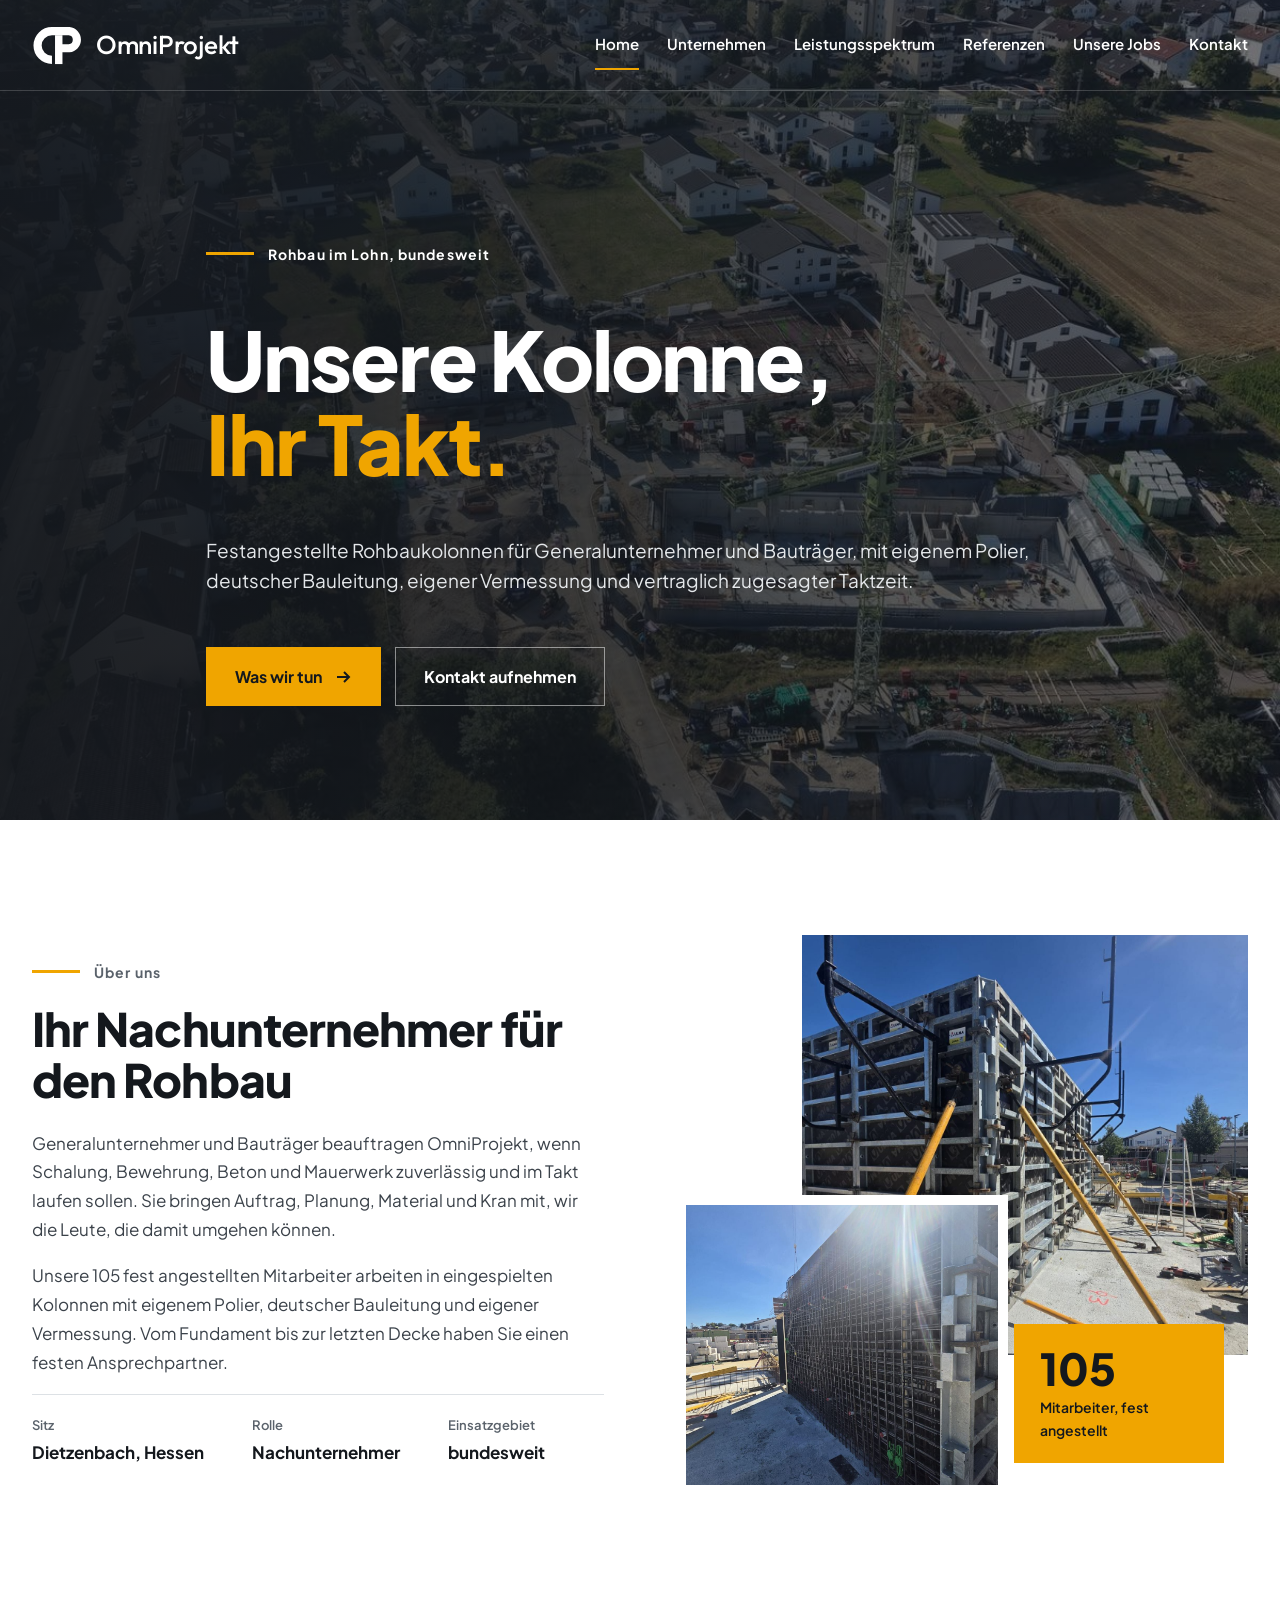
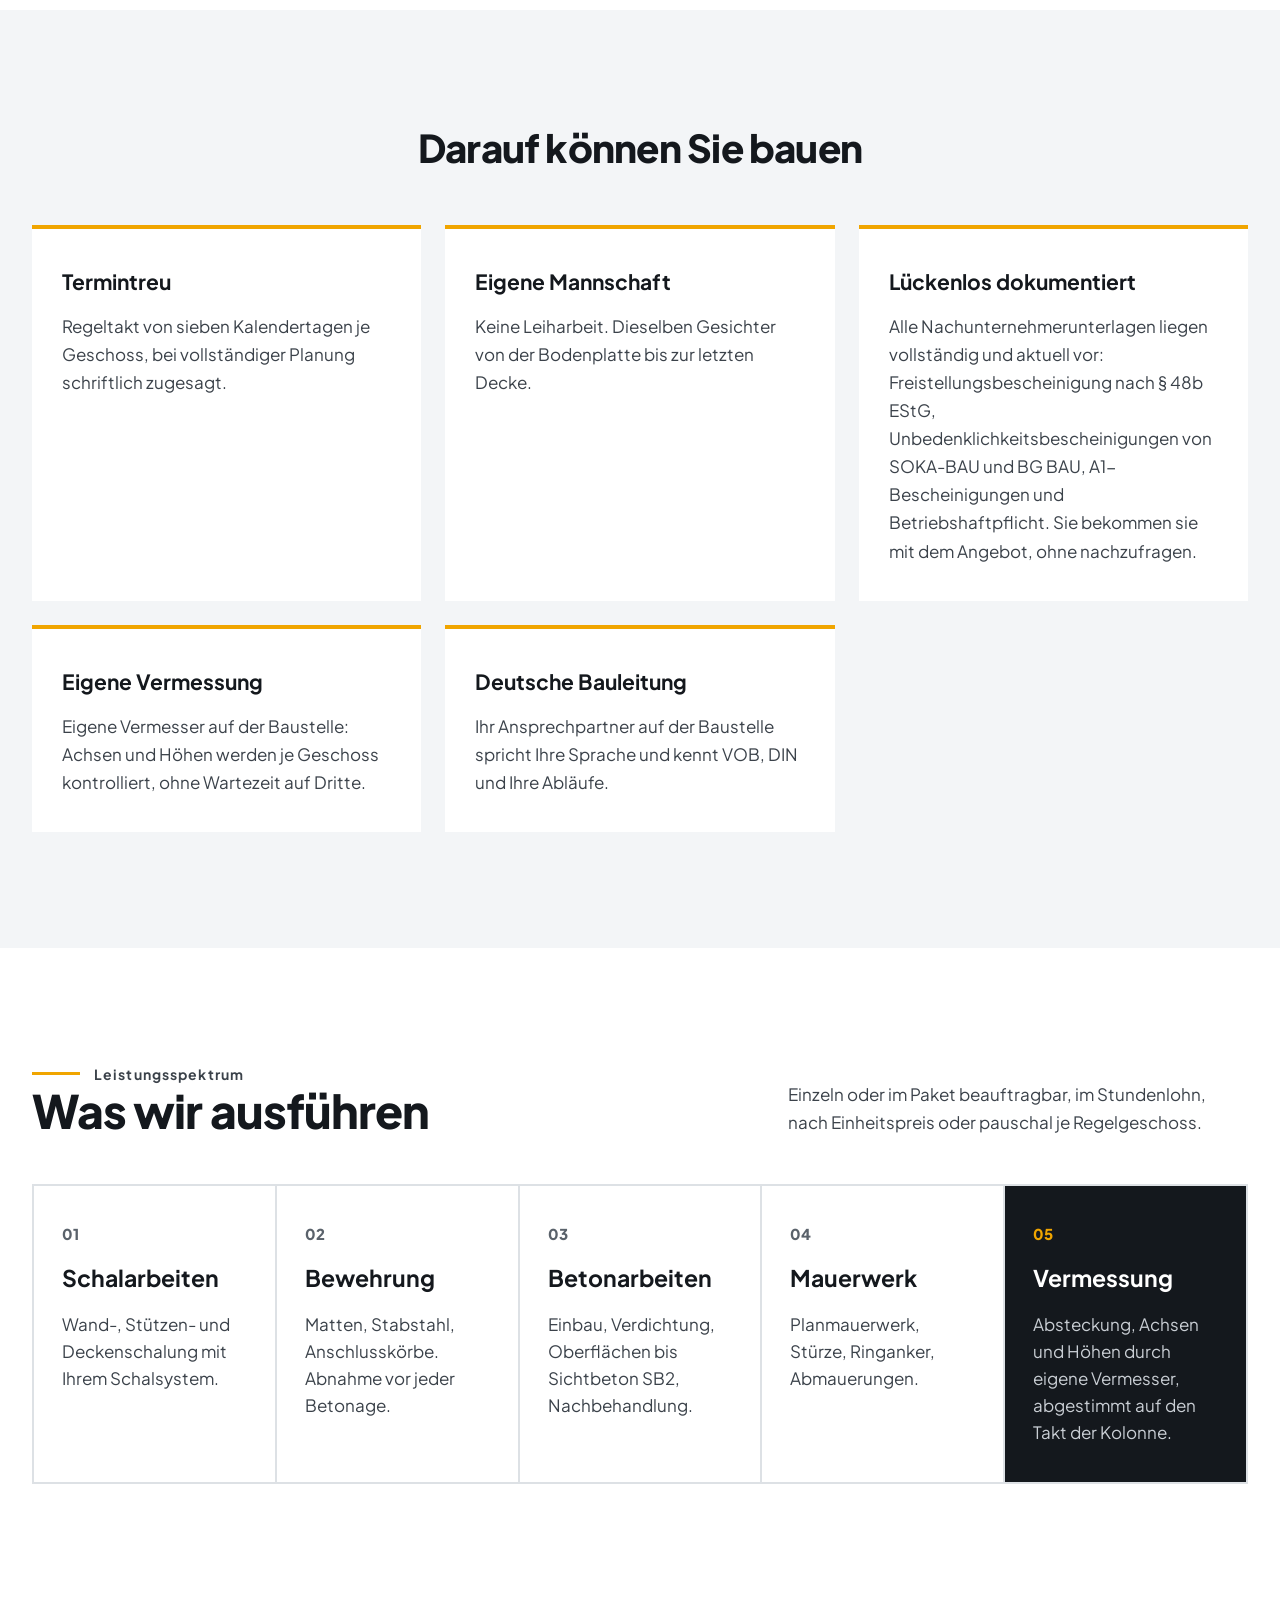
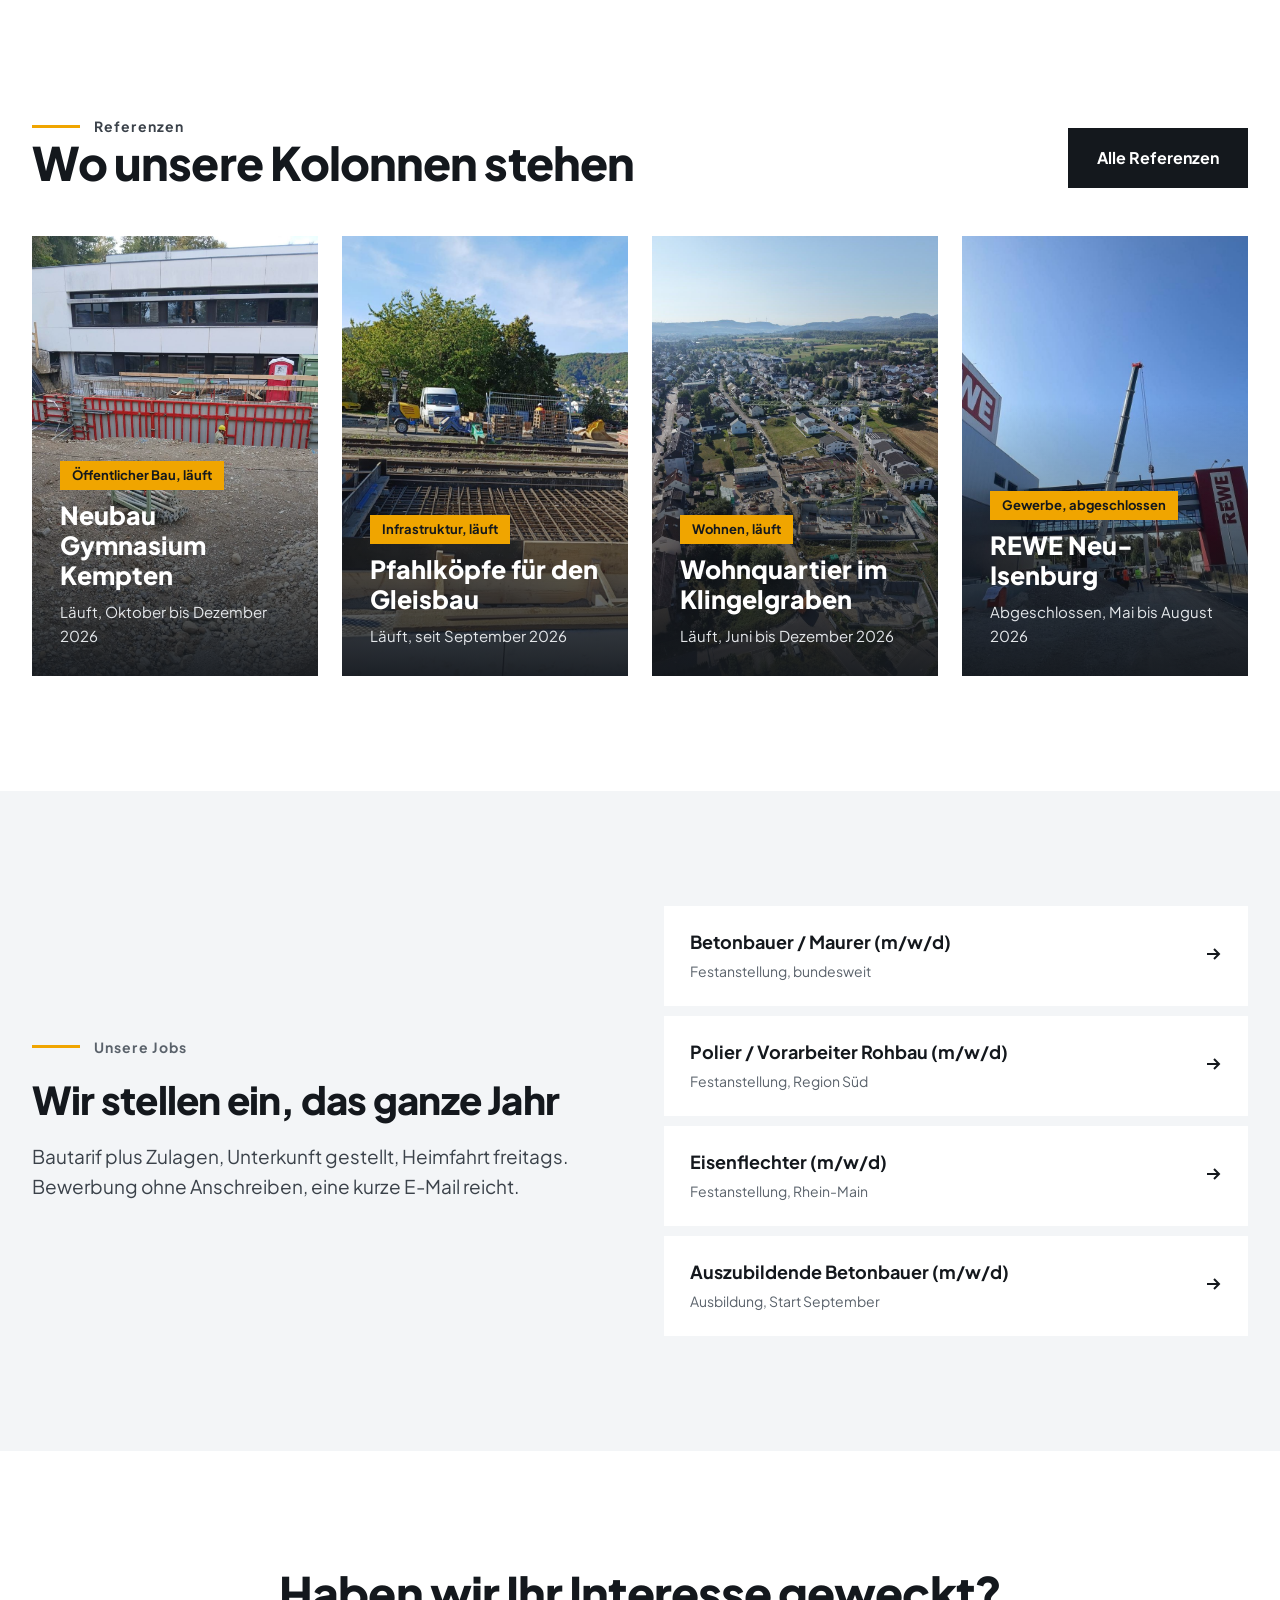
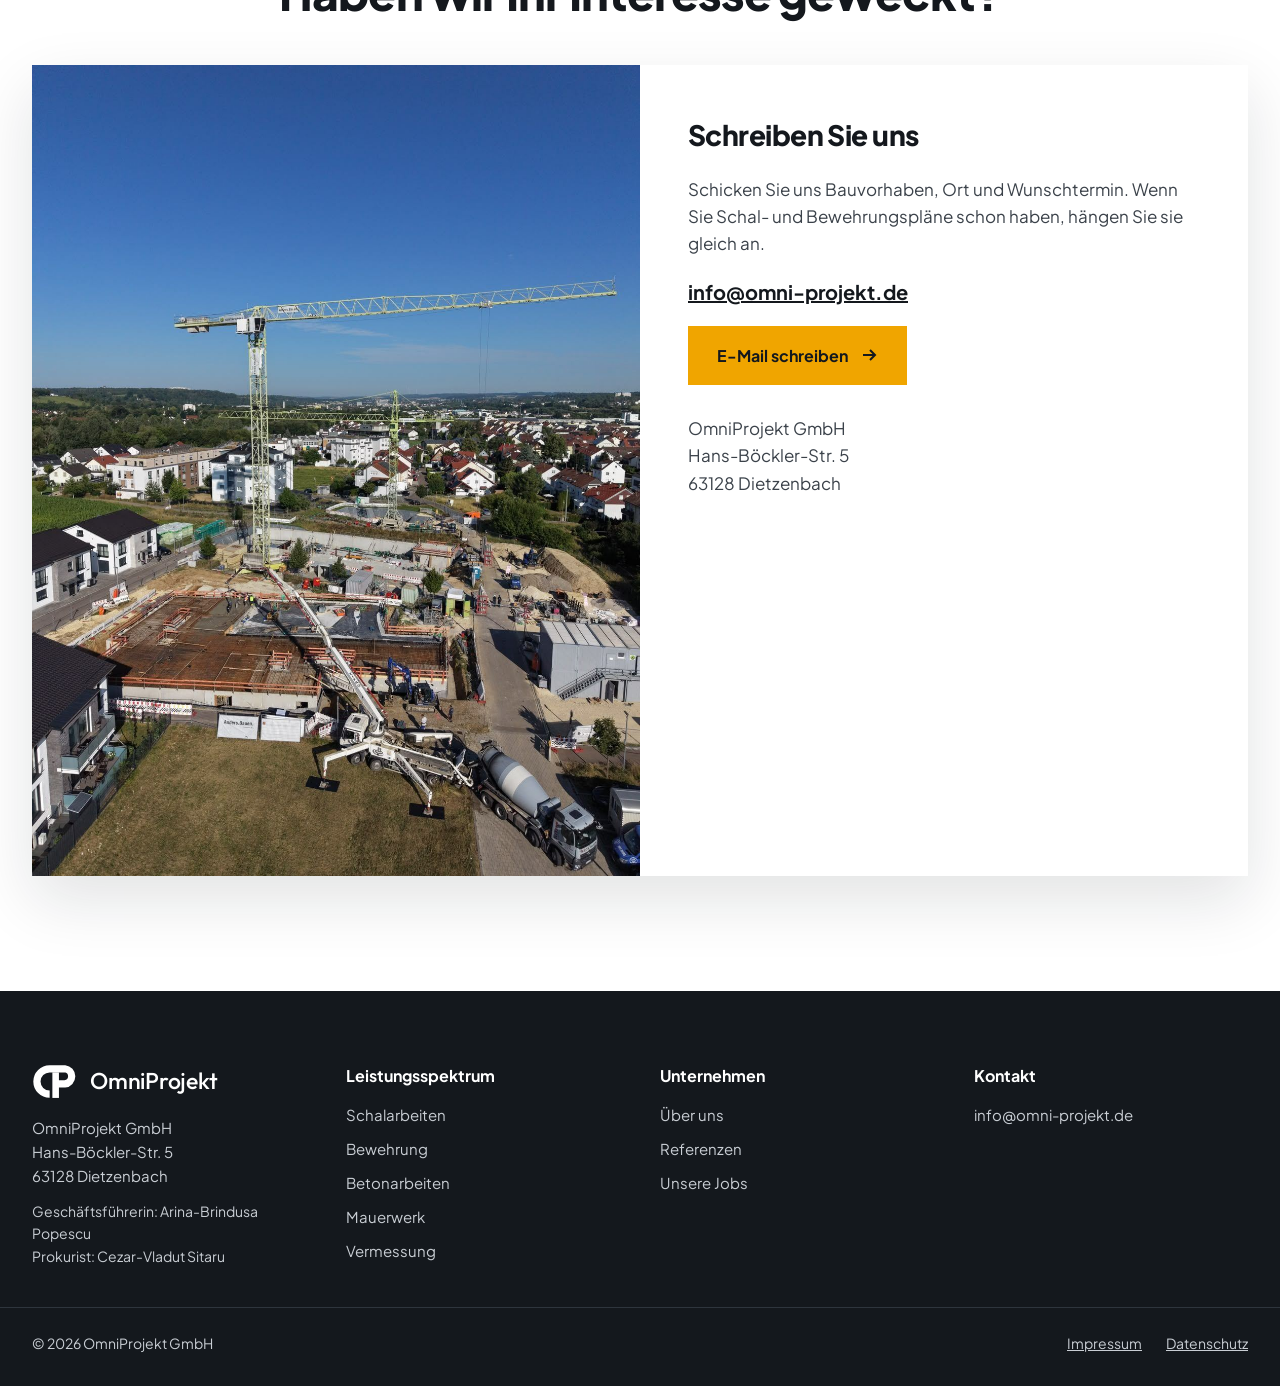
<file: index.html>
<!doctype html>
<html lang="de">
<head>
<meta charset="utf-8">
<meta name="viewport" content="width=device-width, initial-scale=1">
<title>OmniProjekt GmbH – Rohbau im Lohn, bundesweit</title>
<meta name="description" content="Festangestellte Rohbaukolonnen für Generalunternehmer und Bauträger: Schalung, Bewehrung, Beton, Mauerwerk, Vermessung und Fertigteilmontage.">
<meta name="theme-color" content="#14181D">
<link rel="icon" href="assets/img/favicon.svg" type="image/svg+xml">
<link rel="preload" href="assets/fonts/plus-jakarta-sans-latin-800-normal.woff2" as="font" type="font/woff2" crossorigin>
<link rel="stylesheet" href="assets/css/style.css">
</head>
<body>
<a class="skip-link" href="#inhalt">Zum Inhalt springen</a>
<div class="hero">
<img class="hero-bg" src="assets/img/eis-panorama.jpg" alt="" fetchpriority="high">
<header class="site-header">
<div class="wrap header-inner">
<a class="logo" href="index.html" aria-label="OmniProjekt – zur Startseite"><svg viewBox="0 0 560 420" fill="none" aria-hidden="true"><path d="M215 365 A155 155 0 0 1 215 55 L400 55 A93 93 0 0 1 400 240 L288 240" stroke="currentColor" stroke-width="88"></path><rect x="248" y="99" width="80" height="311" fill="currentColor"></rect></svg><span>OmniProjekt</span></a>
<button class="nav-toggle" type="button" aria-expanded="false" aria-controls="site-nav" aria-label="Menü öffnen">
<svg width="22" height="22" viewBox="0 0 22 22" fill="none" stroke="currentColor" stroke-width="2" aria-hidden="true"><path d="M3 6h16M3 11h16M3 16h16"></path></svg></button>
<nav class="nav" id="site-nav" aria-label="Hauptnavigation"><ul><li><a href="index.html" aria-current="page">Home</a></li><li><a href="index.html#ueber-uns">Unternehmen</a></li><li><a href="index.html#leistungen">Leistungsspektrum</a></li><li><a href="referenzen.html">Referenzen</a></li><li><a href="index.html#jobs">Unsere Jobs</a></li><li><a href="index.html#kontakt">Kontakt</a></li></ul></nav>
</div>
</header>
<div class="wrap hero-body" id="inhalt">
<p class="kicker">Rohbau im Lohn, bundesweit</p>
<h1 class="h-display">Unsere Kolonne,<br><em>Ihr Takt.</em></h1>
<p class="lead">Festangestellte Rohbaukolonnen für Generalunternehmer und Bauträger, mit eigenem Polier, deutscher Bauleitung, eigener Vermessung und vertraglich zugesagter Taktzeit.</p>
<div class="btn-row"><a class="btn btn-accent" href="#leistungen">Was wir tun <svg width="18" height="18" viewBox="0 0 18 18" fill="none" stroke="currentColor" stroke-width="2" aria-hidden="true"><path d="M3 9h12M10 4l5 5-5 5"></path></svg></a><a class="btn btn-ghost-light" href="#kontakt">Kontakt aufnehmen</a></div>
</div>
</div>
<main>
<section class="section wrap about" id="ueber-uns">
<div>
<p class="kicker">Über uns</p>
<h2 class="h-section">Ihr Nachunternehmer für den Rohbau</h2>
<div class="prose" style="margin-top:24px">
<p>Generalunternehmer und Bauträger beauftragen OmniProjekt, wenn Schalung, Bewehrung, Beton und Mauerwerk zuverlässig und im Takt laufen sollen. Sie bringen Auftrag, Planung, Material und Kran mit, wir die Leute, die damit umgehen können.</p>
<p>Unsere 105 fest angestellten Mitarbeiter arbeiten in eingespielten Kolonnen mit eigenem Polier, deutscher Bauleitung und eigener Vermessung. Vom Fundament bis zur letzten Decke haben Sie einen festen Ansprechpartner.</p>
</div>
<dl class="facts-inline"><div><dt>Sitz</dt><dd>Dietzenbach, Hessen</dd></div><div><dt>Rolle</dt><dd>Nachunternehmer</dd></div><div><dt>Einsatzgebiet</dt><dd>bundesweit</dd></div></dl>
</div>
<div class="photo-stack">
<img class="p1" src="assets/img/eis-schalung.jpg" alt="Gestellte Rahmenschalung einer Wand auf der Baustelle in Eislingen" loading="lazy">
<img class="p2" src="assets/img/eis-bewehrung.jpg" alt="Verlegte Wandbewehrung vor dem Schließen der Schalung" loading="lazy">
<div class="badge"><strong>105</strong><span>Mitarbeiter, fest angestellt</span></div>
</div>
</section>

<section class="section bg-soft"><div class="wrap">
<h2 class="h-sub center" style="margin-bottom:56px">Darauf können Sie bauen</h2>
<div class="values"><div class="value"><h3>Termintreu</h3><p>Regeltakt von sieben Kalendertagen je Geschoss, bei vollständiger Planung schriftlich zugesagt.</p></div><div class="value"><h3>Eigene Mannschaft</h3><p>Keine Leiharbeit. Dieselben Gesichter von der Bodenplatte bis zur letzten Decke.</p></div><div class="value"><h3>Lückenlos dokumentiert</h3><p>Alle Nachunternehmerunterlagen liegen vollständig und aktuell vor: Freistellungsbescheinigung nach § 48b EStG, Unbedenklichkeitsbescheinigungen von SOKA-BAU und BG BAU, A1-Bescheinigungen und Betriebshaftpflicht. Sie bekommen sie mit dem Angebot, ohne nachzufragen.</p></div><div class="value"><h3>Eigene Vermessung</h3><p>Eigene Vermesser auf der Baustelle: Achsen und Höhen werden je Geschoss kontrolliert, ohne Wartezeit auf Dritte.</p></div><div class="value"><h3>Deutsche Bauleitung</h3><p>Ihr Ansprechpartner auf der Baustelle spricht Ihre Sprache und kennt VOB, DIN und Ihre Abläufe.</p></div></div>
</div></section>

<section class="section wrap" id="leistungen">
<div class="section-head"><div><p class="kicker">Leistungsspektrum</p><h2 class="h-section">Was wir ausführen</h2></div>
<p>Einzeln oder im Paket beauftragbar, im Stundenlohn, nach Einheitspreis oder pauschal je Regelgeschoss.</p></div>
<div class="services"><div class="service"><span class="num">01</span><h3>Schalarbeiten</h3><p>Wand-, Stützen- und Deckenschalung mit Ihrem Schalsystem.</p></div><div class="service"><span class="num">02</span><h3>Bewehrung</h3><p>Matten, Stabstahl, Anschlusskörbe. Abnahme vor jeder Betonage.</p></div><div class="service"><span class="num">03</span><h3>Betonarbeiten</h3><p>Einbau, Verdichtung, Oberflächen bis Sichtbeton SB2, Nachbehandlung.</p></div><div class="service"><span class="num">04</span><h3>Mauerwerk</h3><p>Planmauerwerk, Stürze, Ringanker, Abmauerungen.</p></div><div class="service dark"><span class="num">05</span><h3>Vermessung</h3><p>Absteckung, Achsen und Höhen durch eigene Vermesser, abgestimmt auf den Takt der Kolonne.</p></div></div>
</section>

<section class="section wrap" id="referenzen">
<div class="section-head"><div><p class="kicker">Referenzen</p><h2 class="h-section">Wo unsere Kolonnen stehen</h2></div>
<a class="btn btn-dark" href="referenzen.html">Alle Referenzen</a></div>
<div class="cards"><a class="card-photo" href="referenz-gymnasium-kempten.html">
<img src="assets/img/kempten-06.jpg" alt="Gestellte Wandschalung vor dem bestehenden Schulgebäude" loading="lazy">
<span class="card-text"><span class="tag">Öffentlicher Bau, läuft</span>
<span class="title">Neubau Gymnasium Kempten</span><span class="sub">Läuft, Oktober bis Dezember 2026</span></span>
</a><a class="card-photo" href="referenz-pfahlkoepfe-gleisbau.html">
<img src="assets/img/gleis-02.jpg" alt="Geschalter und bewehrter Pfahlkopf direkt neben dem Gleis" loading="lazy">
<span class="card-text"><span class="tag">Infrastruktur, läuft</span>
<span class="title">Pfahlköpfe für den Gleisbau</span><span class="sub">Läuft, seit September 2026</span></span>
</a><a class="card-photo" href="referenz-wohnquartier-eislingen.html">
<img src="assets/img/eis-panorama.jpg" alt="Luftaufnahme des Wohnquartiers im Klingelgraben mit Umgebung" loading="lazy">
<span class="card-text"><span class="tag">Wohnen, läuft</span>
<span class="title">Wohnquartier im Klingelgraben</span><span class="sub">Läuft, Juni bis Dezember 2026</span></span>
</a><a class="card-photo" href="referenz-rewe-neu-isenburg.html">
<img src="assets/img/rewe-04.jpg" alt="Mobilkran hebt ein Fertigteil vor dem REWE-Gebäude ein" loading="lazy">
<span class="card-text"><span class="tag">Gewerbe, abgeschlossen</span>
<span class="title">REWE Neu-Isenburg</span><span class="sub">Abgeschlossen, Mai bis August 2026</span></span>
</a></div>
</section>

<section class="section bg-soft" id="jobs"><div class="wrap split">
<div><p class="kicker">Unsere Jobs</p><h2 class="h-sub">Wir stellen ein, das ganze Jahr</h2>
<p class="lead" style="margin-top:20px">Bautarif plus Zulagen, Unterkunft gestellt, Heimfahrt freitags. Bewerbung ohne Anschreiben, eine kurze E-Mail reicht.</p></div>
<ul class="jobs"><li><a href="mailto:info@omni-projekt.de?subject=Betonbauer / Maurer (m/w/d)"><span><strong>Betonbauer / Maurer (m/w/d)</strong><small>Festanstellung, bundesweit</small></span><span aria-hidden="true"><svg width="18" height="18" viewBox="0 0 18 18" fill="none" stroke="currentColor" stroke-width="2" aria-hidden="true"><path d="M3 9h12M10 4l5 5-5 5"></path></svg></span></a></li><li><a href="mailto:info@omni-projekt.de?subject=Polier / Vorarbeiter Rohbau (m/w/d)"><span><strong>Polier / Vorarbeiter Rohbau (m/w/d)</strong><small>Festanstellung, Region Süd</small></span><span aria-hidden="true"><svg width="18" height="18" viewBox="0 0 18 18" fill="none" stroke="currentColor" stroke-width="2" aria-hidden="true"><path d="M3 9h12M10 4l5 5-5 5"></path></svg></span></a></li><li><a href="mailto:info@omni-projekt.de?subject=Eisenflechter (m/w/d)"><span><strong>Eisenflechter (m/w/d)</strong><small>Festanstellung, Rhein-Main</small></span><span aria-hidden="true"><svg width="18" height="18" viewBox="0 0 18 18" fill="none" stroke="currentColor" stroke-width="2" aria-hidden="true"><path d="M3 9h12M10 4l5 5-5 5"></path></svg></span></a></li><li><a href="mailto:info@omni-projekt.de?subject=Auszubildende Betonbauer (m/w/d)"><span><strong>Auszubildende Betonbauer (m/w/d)</strong><small>Ausbildung, Start September</small></span><span aria-hidden="true"><svg width="18" height="18" viewBox="0 0 18 18" fill="none" stroke="currentColor" stroke-width="2" aria-hidden="true"><path d="M3 9h12M10 4l5 5-5 5"></path></svg></span></a></li></ul>
</div></section>

<section class="section wrap" id="kontakt">
<h2 class="h-section center" style="margin-bottom:48px">Haben wir Ihr Interesse geweckt?</h2>
<div class="contact-box">
<img src="assets/img/eis-kran.jpg" alt="Betonage mit Autobetonpumpe und Turmdrehkran in Eislingen" loading="lazy">
<div class="form">
<h3>Schreiben Sie uns</h3>
<p>Schicken Sie uns Bauvorhaben, Ort und Wunschtermin. Wenn Sie Schal- und Bewehrungspläne schon haben, hängen Sie sie gleich an.</p>
<p style="font-size:20px;font-weight:700;color:var(--ink)"><a href="mailto:info@omni-projekt.de">info@omni-projekt.de</a></p>
<a class="btn btn-accent" href="mailto:info@omni-projekt.de?subject=Anfrage%20%C3%BCber%20die%20Website" style="align-self:flex-start">E-Mail schreiben <svg width="18" height="18" viewBox="0 0 18 18" fill="none" stroke="currentColor" stroke-width="2" aria-hidden="true"><path d="M3 9h12M10 4l5 5-5 5"></path></svg></a>
<address style="font-style:normal;color:var(--ink-2);margin-top:12px">OmniProjekt GmbH<br>Hans-Böckler-Str. 5<br>63128 Dietzenbach</address>
</div>
</div>
</section>
</main>
<footer class="site-footer">
<div class="wrap footer-grid">
<div>
<a class="logo" href="index.html" aria-label="OmniProjekt – zur Startseite"><svg viewBox="0 0 560 420" fill="none" aria-hidden="true"><path d="M215 365 A155 155 0 0 1 215 55 L400 55 A93 93 0 0 1 400 240 L288 240" stroke="currentColor" stroke-width="88"></path><rect x="248" y="99" width="80" height="311" fill="currentColor"></rect></svg><span>OmniProjekt</span></a>
<address>OmniProjekt GmbH<br>Hans-Böckler-Str. 5<br>63128 Dietzenbach</address>
<p style="margin:12px 0 0;font-size:14px;line-height:1.6">Geschäftsführerin: Arina-Brindusa Popescu<br>Prokurist: Cezar-Vladut Sitaru</p>
</div>
<div><h2>Leistungsspektrum</h2><ul><li><a href="index.html#leistungen">Schalarbeiten</a></li><li><a href="index.html#leistungen">Bewehrung</a></li><li><a href="index.html#leistungen">Betonarbeiten</a></li><li><a href="index.html#leistungen">Mauerwerk</a></li><li><a href="index.html#leistungen">Vermessung</a></li></ul></div>
<div><h2>Unternehmen</h2><ul><li><a href="index.html#ueber-uns">Über uns</a></li><li><a href="referenzen.html">Referenzen</a></li><li><a href="index.html#jobs">Unsere Jobs</a></li></ul></div>
<div><h2>Kontakt</h2><ul><li><a href="mailto:info@omni-projekt.de">info@omni-projekt.de</a></li></ul></div>
</div>
<div class="wrap footer-bottom">
<span>© 2026 OmniProjekt GmbH</span>
<ul><li><a href="impressum.html">Impressum</a></li><li><a href="datenschutz.html">Datenschutz</a></li></ul>
</div>
</footer>
<script src="assets/js/main.js" defer></script>
</body>
</html>
</file>
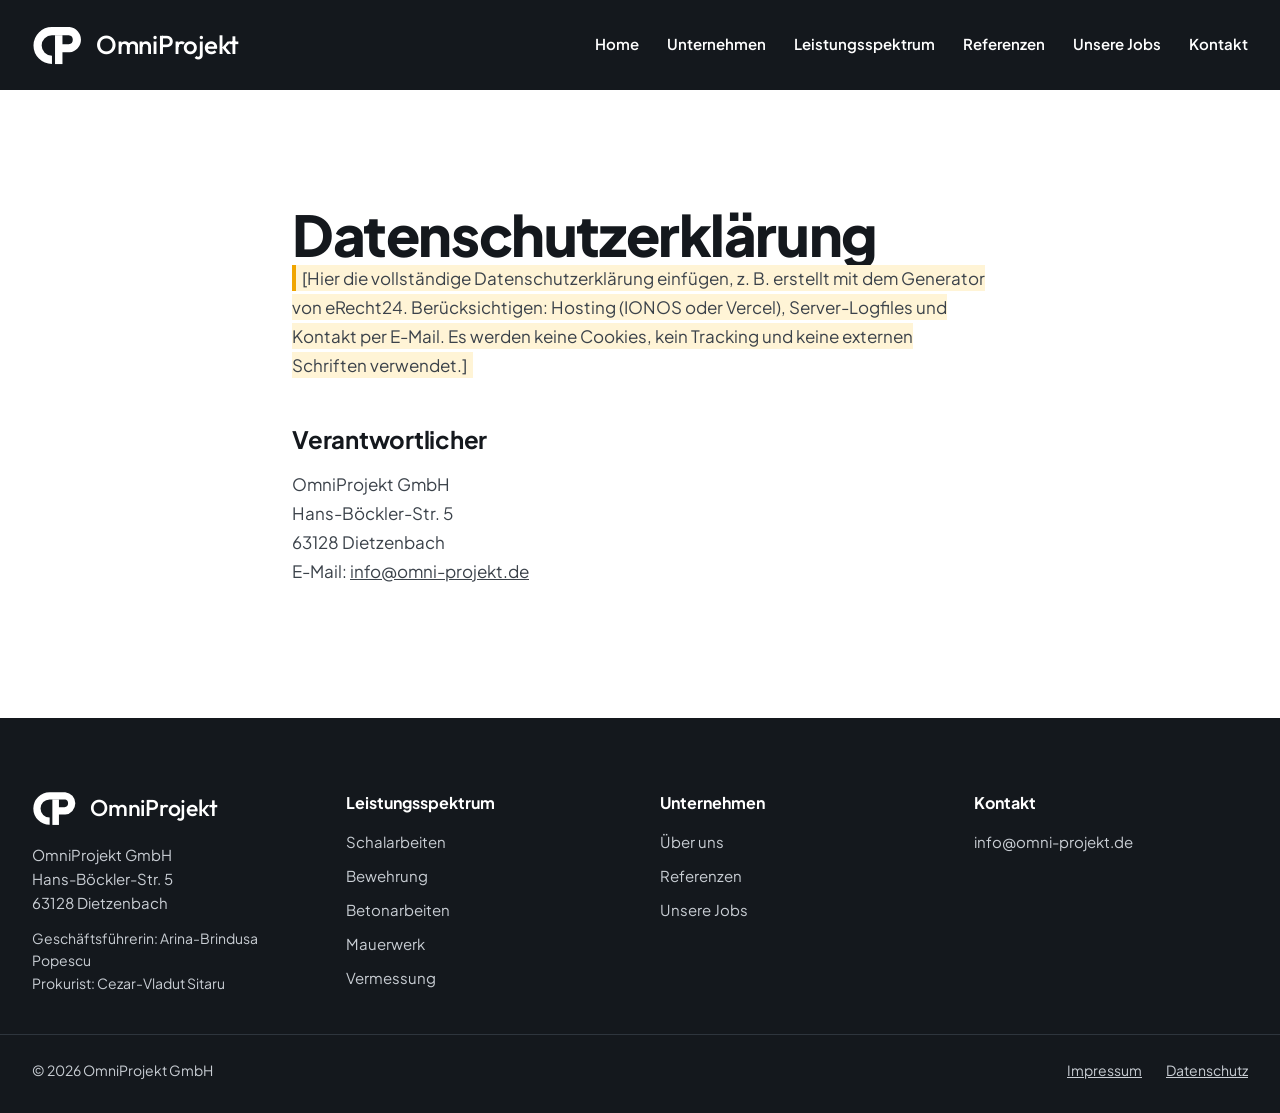
<file: datenschutz.html>
<!doctype html>
<html lang="de">
<head>
<meta charset="utf-8">
<meta name="viewport" content="width=device-width, initial-scale=1">
<title>Datenschutz – OmniProjekt GmbH</title>
<meta name="description" content="Datenschutzerklärung der OmniProjekt GmbH.">
<meta name="theme-color" content="#14181D">
<link rel="icon" href="assets/img/favicon.svg" type="image/svg+xml">
<link rel="preload" href="assets/fonts/plus-jakarta-sans-latin-800-normal.woff2" as="font" type="font/woff2" crossorigin>
<link rel="stylesheet" href="assets/css/style.css">
</head>
<body>
<a class="skip-link" href="#inhalt">Zum Inhalt springen</a>
<header class="site-header solid">
<div class="wrap header-inner">
<a class="logo" href="index.html" aria-label="OmniProjekt – zur Startseite"><svg viewBox="0 0 560 420" fill="none" aria-hidden="true"><path d="M215 365 A155 155 0 0 1 215 55 L400 55 A93 93 0 0 1 400 240 L288 240" stroke="currentColor" stroke-width="88"></path><rect x="248" y="99" width="80" height="311" fill="currentColor"></rect></svg><span>OmniProjekt</span></a>
<button class="nav-toggle" type="button" aria-expanded="false" aria-controls="site-nav" aria-label="Menü öffnen">
<svg width="22" height="22" viewBox="0 0 22 22" fill="none" stroke="currentColor" stroke-width="2" aria-hidden="true"><path d="M3 6h16M3 11h16M3 16h16"></path></svg></button>
<nav class="nav" id="site-nav" aria-label="Hauptnavigation"><ul><li><a href="index.html">Home</a></li><li><a href="index.html#ueber-uns">Unternehmen</a></li><li><a href="index.html#leistungen">Leistungsspektrum</a></li><li><a href="referenzen.html">Referenzen</a></li><li><a href="index.html#jobs">Unsere Jobs</a></li><li><a href="index.html#kontakt">Kontakt</a></li></ul></nav>
</div>
</header>
<main id="inhalt" class="section wrap legal">
<h1 class="h-page">Datenschutzerklärung</h1>
<p><span class="todo">[Hier die vollständige Datenschutzerklärung einfügen, z. B. erstellt mit dem Generator von eRecht24. Berücksichtigen: Hosting (IONOS oder Vercel), Server-Logfiles und Kontakt per E-Mail. Es werden keine Cookies, kein Tracking und keine externen Schriften verwendet.]</span></p>
<h2>Verantwortlicher</h2>
<address>OmniProjekt GmbH<br>Hans-Böckler-Str. 5<br>63128 Dietzenbach<br>E-Mail: <a href="mailto:info@omni-projekt.de">info@omni-projekt.de</a></address>
</main>
<footer class="site-footer">
<div class="wrap footer-grid">
<div>
<a class="logo" href="index.html" aria-label="OmniProjekt – zur Startseite"><svg viewBox="0 0 560 420" fill="none" aria-hidden="true"><path d="M215 365 A155 155 0 0 1 215 55 L400 55 A93 93 0 0 1 400 240 L288 240" stroke="currentColor" stroke-width="88"></path><rect x="248" y="99" width="80" height="311" fill="currentColor"></rect></svg><span>OmniProjekt</span></a>
<address>OmniProjekt GmbH<br>Hans-Böckler-Str. 5<br>63128 Dietzenbach</address>
<p style="margin:12px 0 0;font-size:14px;line-height:1.6">Geschäftsführerin: Arina-Brindusa Popescu<br>Prokurist: Cezar-Vladut Sitaru</p>
</div>
<div><h2>Leistungsspektrum</h2><ul><li><a href="index.html#leistungen">Schalarbeiten</a></li><li><a href="index.html#leistungen">Bewehrung</a></li><li><a href="index.html#leistungen">Betonarbeiten</a></li><li><a href="index.html#leistungen">Mauerwerk</a></li><li><a href="index.html#leistungen">Vermessung</a></li></ul></div>
<div><h2>Unternehmen</h2><ul><li><a href="index.html#ueber-uns">Über uns</a></li><li><a href="referenzen.html">Referenzen</a></li><li><a href="index.html#jobs">Unsere Jobs</a></li></ul></div>
<div><h2>Kontakt</h2><ul><li><a href="mailto:info@omni-projekt.de">info@omni-projekt.de</a></li></ul></div>
</div>
<div class="wrap footer-bottom">
<span>© 2026 OmniProjekt GmbH</span>
<ul><li><a href="impressum.html">Impressum</a></li><li><a href="datenschutz.html">Datenschutz</a></li></ul>
</div>
</footer>
<script src="assets/js/main.js" defer></script>
</body>
</html>
</file>
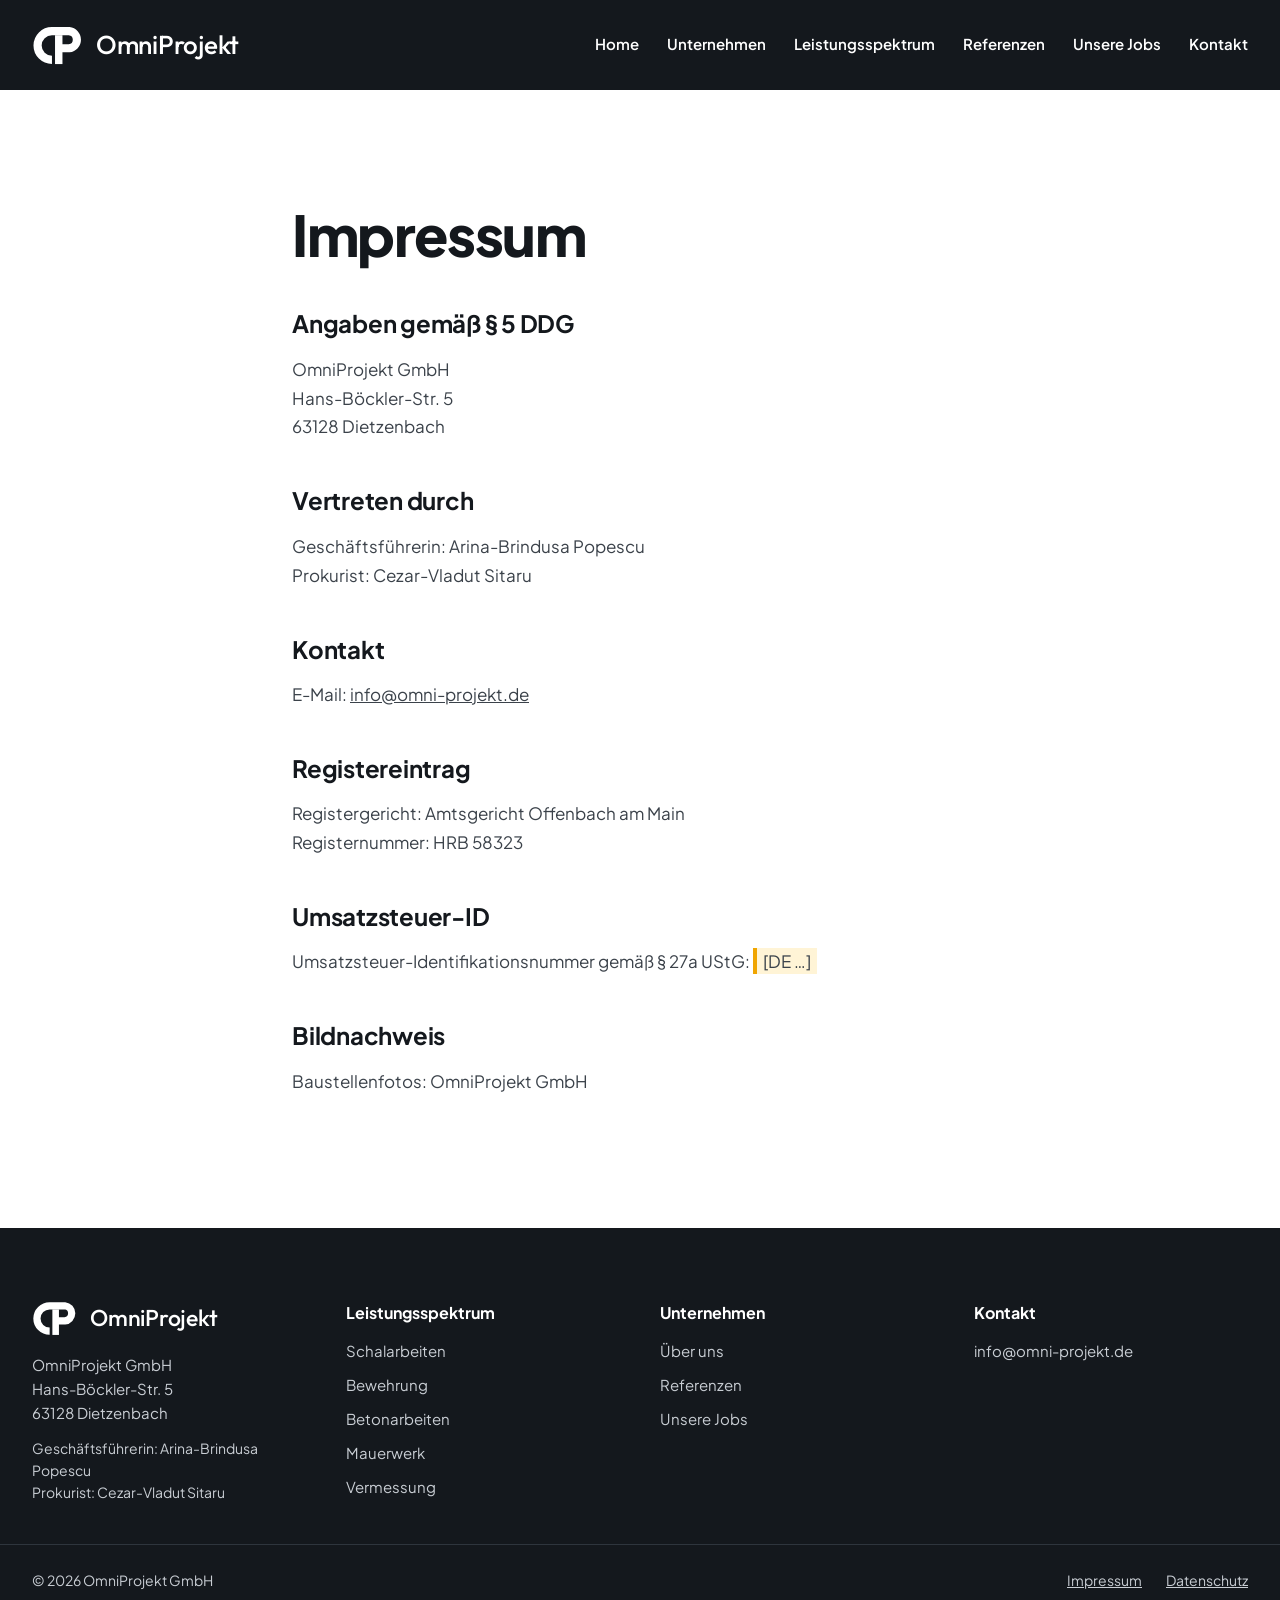
<file: impressum.html>
<!doctype html>
<html lang="de">
<head>
<meta charset="utf-8">
<meta name="viewport" content="width=device-width, initial-scale=1">
<title>Impressum – OmniProjekt GmbH</title>
<meta name="description" content="Impressum der OmniProjekt GmbH, Dietzenbach.">
<meta name="theme-color" content="#14181D">
<link rel="icon" href="assets/img/favicon.svg" type="image/svg+xml">
<link rel="preload" href="assets/fonts/plus-jakarta-sans-latin-800-normal.woff2" as="font" type="font/woff2" crossorigin>
<link rel="stylesheet" href="assets/css/style.css">
</head>
<body>
<a class="skip-link" href="#inhalt">Zum Inhalt springen</a>
<header class="site-header solid">
<div class="wrap header-inner">
<a class="logo" href="index.html" aria-label="OmniProjekt – zur Startseite"><svg viewBox="0 0 560 420" fill="none" aria-hidden="true"><path d="M215 365 A155 155 0 0 1 215 55 L400 55 A93 93 0 0 1 400 240 L288 240" stroke="currentColor" stroke-width="88"></path><rect x="248" y="99" width="80" height="311" fill="currentColor"></rect></svg><span>OmniProjekt</span></a>
<button class="nav-toggle" type="button" aria-expanded="false" aria-controls="site-nav" aria-label="Menü öffnen">
<svg width="22" height="22" viewBox="0 0 22 22" fill="none" stroke="currentColor" stroke-width="2" aria-hidden="true"><path d="M3 6h16M3 11h16M3 16h16"></path></svg></button>
<nav class="nav" id="site-nav" aria-label="Hauptnavigation"><ul><li><a href="index.html">Home</a></li><li><a href="index.html#ueber-uns">Unternehmen</a></li><li><a href="index.html#leistungen">Leistungsspektrum</a></li><li><a href="referenzen.html">Referenzen</a></li><li><a href="index.html#jobs">Unsere Jobs</a></li><li><a href="index.html#kontakt">Kontakt</a></li></ul></nav>
</div>
</header>
<main id="inhalt" class="section wrap legal">
<h1 class="h-page">Impressum</h1>
<h2>Angaben gemäß § 5 DDG</h2>
<address>OmniProjekt GmbH<br>Hans-Böckler-Str. 5<br>63128 Dietzenbach</address>
<h2>Vertreten durch</h2>
<p>Geschäftsführerin: Arina-Brindusa Popescu<br>Prokurist: Cezar-Vladut Sitaru</p>
<h2>Kontakt</h2>
<p>E-Mail: <a href="mailto:info@omni-projekt.de">info@omni-projekt.de</a></p>
<h2>Registereintrag</h2>
<p>Registergericht: Amtsgericht Offenbach am Main<br>Registernummer: HRB 58323</p>
<h2>Umsatzsteuer-ID</h2>
<p>Umsatzsteuer-Identifikationsnummer gemäß § 27a UStG: <span class="todo">[DE …]</span></p>
<h2>Bildnachweis</h2>
<p>Baustellenfotos: OmniProjekt GmbH</p>
</main>
<footer class="site-footer">
<div class="wrap footer-grid">
<div>
<a class="logo" href="index.html" aria-label="OmniProjekt – zur Startseite"><svg viewBox="0 0 560 420" fill="none" aria-hidden="true"><path d="M215 365 A155 155 0 0 1 215 55 L400 55 A93 93 0 0 1 400 240 L288 240" stroke="currentColor" stroke-width="88"></path><rect x="248" y="99" width="80" height="311" fill="currentColor"></rect></svg><span>OmniProjekt</span></a>
<address>OmniProjekt GmbH<br>Hans-Böckler-Str. 5<br>63128 Dietzenbach</address>
<p style="margin:12px 0 0;font-size:14px;line-height:1.6">Geschäftsführerin: Arina-Brindusa Popescu<br>Prokurist: Cezar-Vladut Sitaru</p>
</div>
<div><h2>Leistungsspektrum</h2><ul><li><a href="index.html#leistungen">Schalarbeiten</a></li><li><a href="index.html#leistungen">Bewehrung</a></li><li><a href="index.html#leistungen">Betonarbeiten</a></li><li><a href="index.html#leistungen">Mauerwerk</a></li><li><a href="index.html#leistungen">Vermessung</a></li></ul></div>
<div><h2>Unternehmen</h2><ul><li><a href="index.html#ueber-uns">Über uns</a></li><li><a href="referenzen.html">Referenzen</a></li><li><a href="index.html#jobs">Unsere Jobs</a></li></ul></div>
<div><h2>Kontakt</h2><ul><li><a href="mailto:info@omni-projekt.de">info@omni-projekt.de</a></li></ul></div>
</div>
<div class="wrap footer-bottom">
<span>© 2026 OmniProjekt GmbH</span>
<ul><li><a href="impressum.html">Impressum</a></li><li><a href="datenschutz.html">Datenschutz</a></li></ul>
</div>
</footer>
<script src="assets/js/main.js" defer></script>
</body>
</html>
</file>
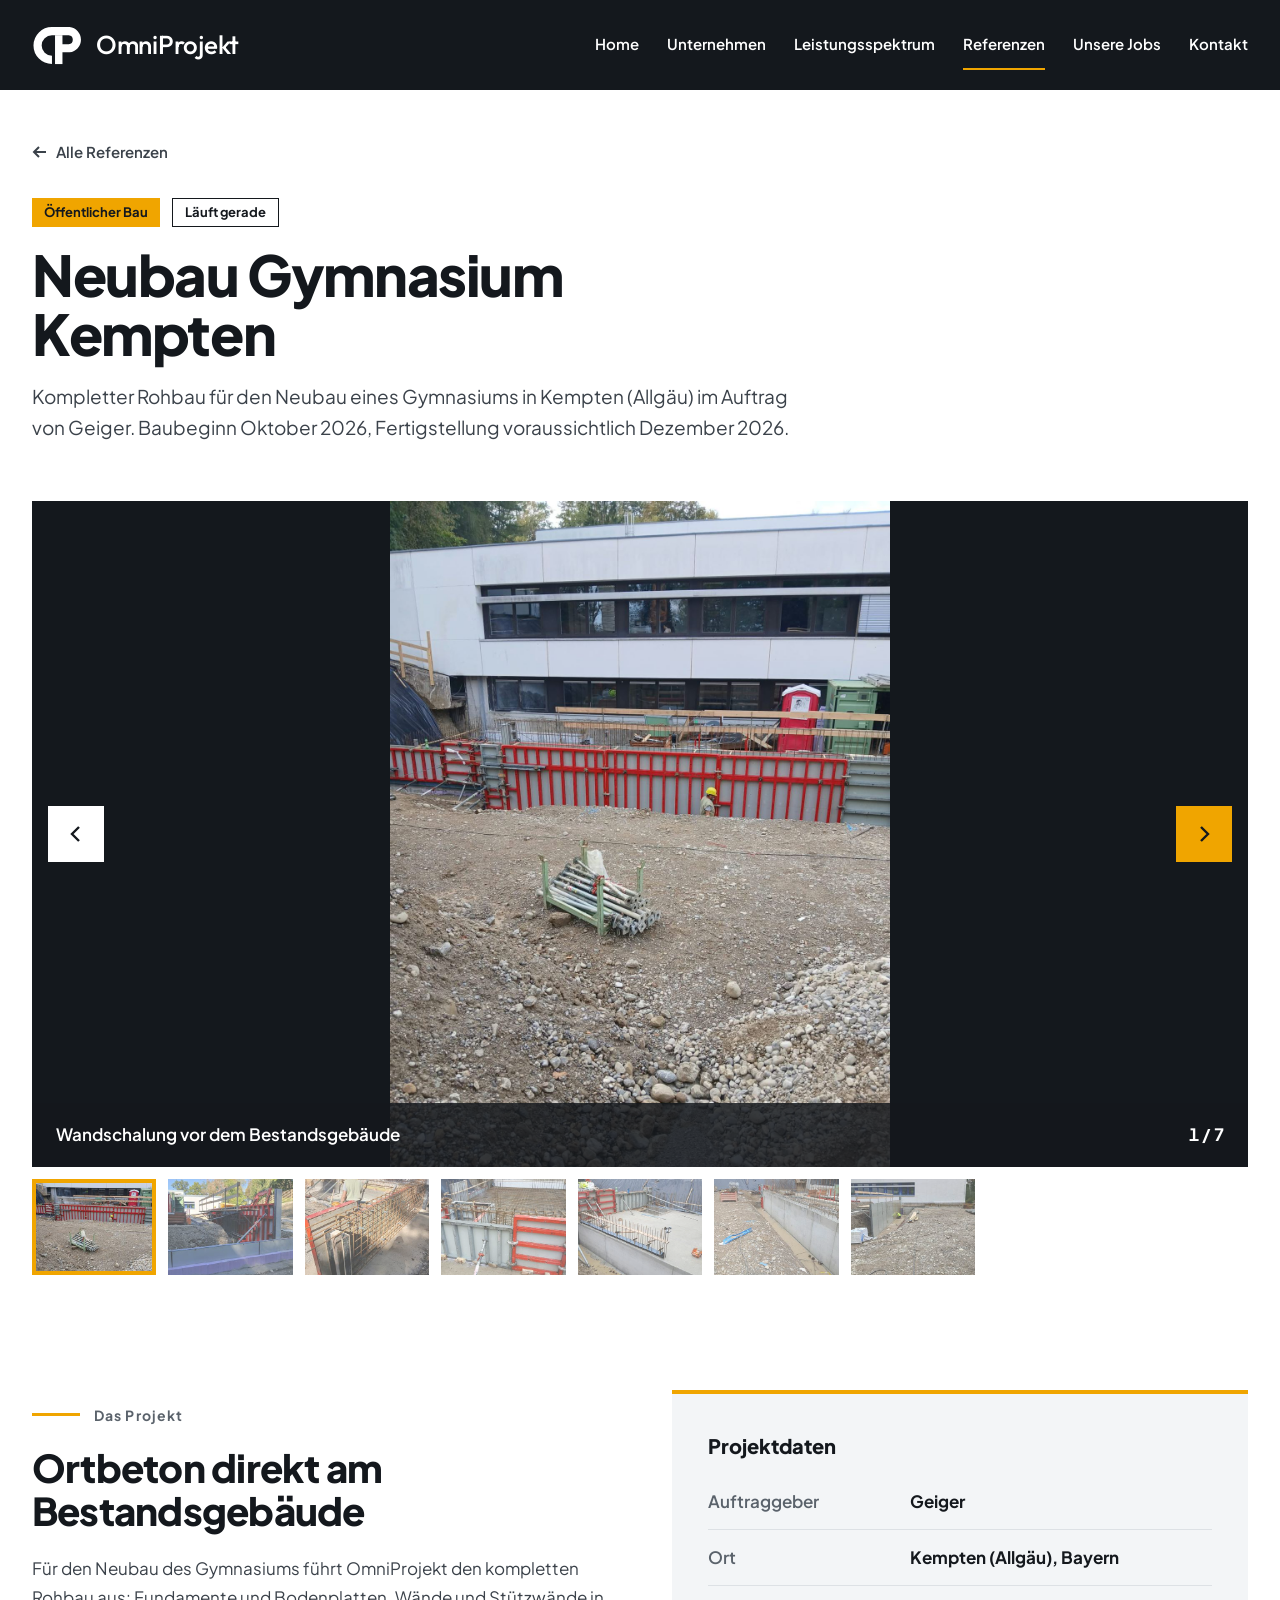
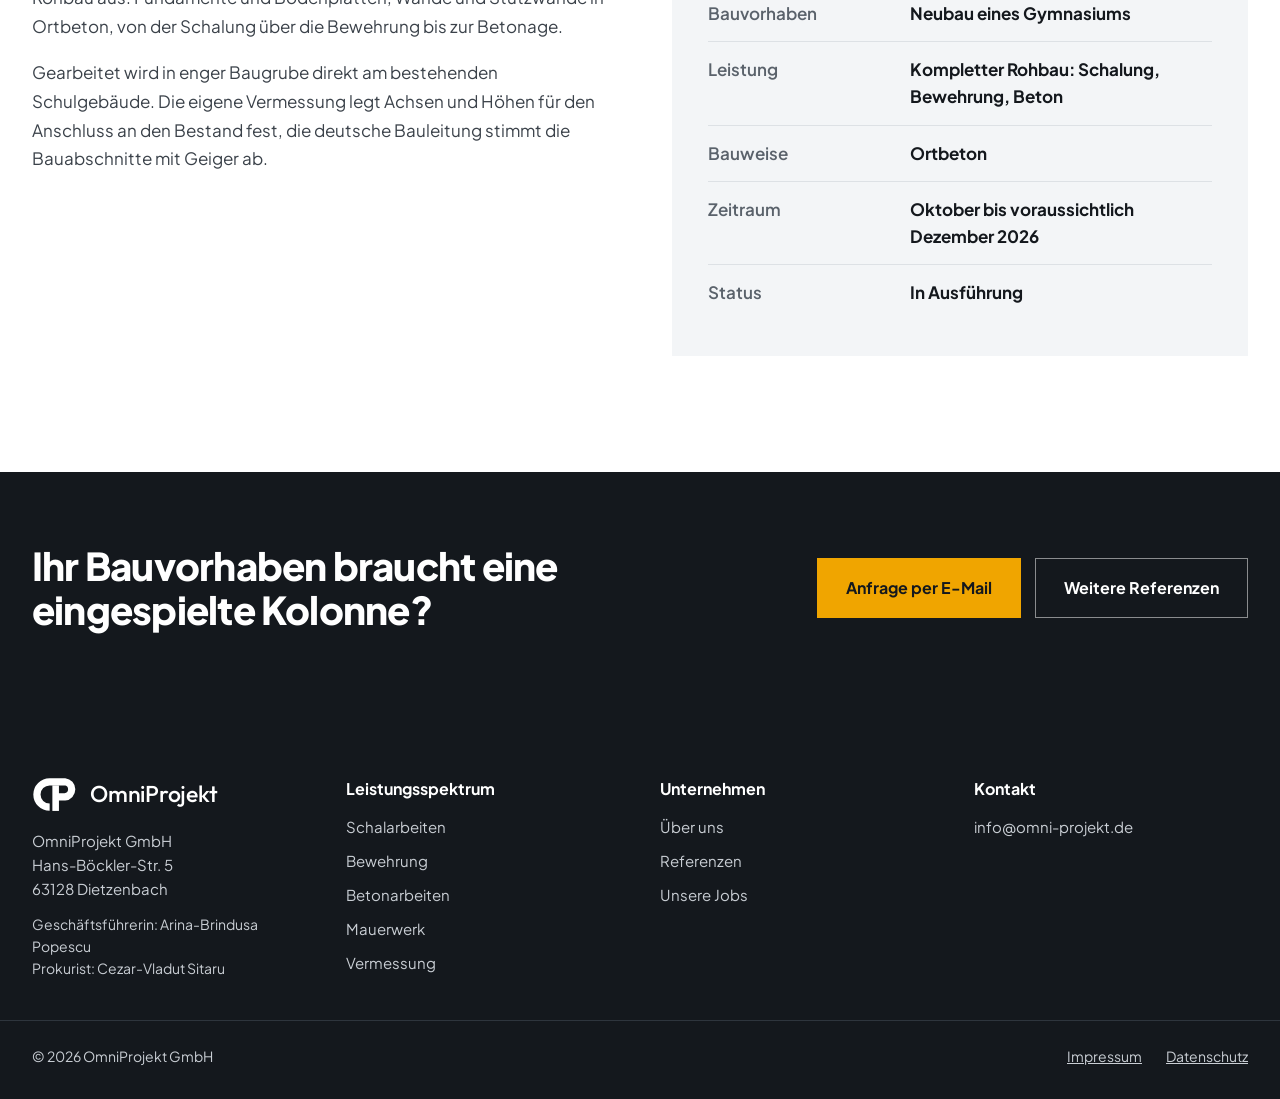
<file: referenz-gymnasium-kempten.html>
<!doctype html>
<html lang="de">
<head>
<meta charset="utf-8">
<meta name="viewport" content="width=device-width, initial-scale=1">
<title>Neubau Gymnasium Kempten – Referenz – OmniProjekt GmbH</title>
<meta name="description" content="Kompletter Rohbau für den Neubau eines Gymnasiums in Kempten (Allgäu) im Auftrag von Geiger. Baubeginn Oktober 2026, Fertigstellung voraussichtlich Dezembe">
<meta name="theme-color" content="#14181D">
<link rel="icon" href="assets/img/favicon.svg" type="image/svg+xml">
<link rel="preload" href="assets/fonts/plus-jakarta-sans-latin-800-normal.woff2" as="font" type="font/woff2" crossorigin>
<link rel="stylesheet" href="assets/css/style.css">
</head>
<body>
<a class="skip-link" href="#inhalt">Zum Inhalt springen</a>
<header class="site-header solid">
<div class="wrap header-inner">
<a class="logo" href="index.html" aria-label="OmniProjekt – zur Startseite"><svg viewBox="0 0 560 420" fill="none" aria-hidden="true"><path d="M215 365 A155 155 0 0 1 215 55 L400 55 A93 93 0 0 1 400 240 L288 240" stroke="currentColor" stroke-width="88"></path><rect x="248" y="99" width="80" height="311" fill="currentColor"></rect></svg><span>OmniProjekt</span></a>
<button class="nav-toggle" type="button" aria-expanded="false" aria-controls="site-nav" aria-label="Menü öffnen">
<svg width="22" height="22" viewBox="0 0 22 22" fill="none" stroke="currentColor" stroke-width="2" aria-hidden="true"><path d="M3 6h16M3 11h16M3 16h16"></path></svg></button>
<nav class="nav" id="site-nav" aria-label="Hauptnavigation"><ul><li><a href="index.html">Home</a></li><li><a href="index.html#ueber-uns">Unternehmen</a></li><li><a href="index.html#leistungen">Leistungsspektrum</a></li><li><a href="referenzen.html" aria-current="page">Referenzen</a></li><li><a href="index.html#jobs">Unsere Jobs</a></li><li><a href="index.html#kontakt">Kontakt</a></li></ul></nav>
</div>
</header>
<main id="inhalt">
<section class="wrap" style="padding-top:40px;padding-bottom:40px">
<a class="back" href="referenzen.html"><svg width="16" height="16" viewBox="0 0 16 16" fill="none" stroke="currentColor" stroke-width="2" aria-hidden="true"><path d="M14 8H2M7 3L2 8l5 5"></path></svg> Alle Referenzen</a>
<div style="margin-top:24px;max-width:780px">
<div class="tags"><span class="tag">Öffentlicher Bau</span><span class="tag outline">Läuft gerade</span></div>
<h1 class="h-page">Neubau Gymnasium Kempten</h1>
<p class="lead" style="margin-top:18px">Kompletter Rohbau für den Neubau eines Gymnasiums in Kempten (Allgäu) im Auftrag von Geiger. Baubeginn Oktober 2026, Fertigstellung voraussichtlich Dezember 2026.</p>
</div>
</section>
<section class="wrap" aria-label="Bildergalerie" data-gallery>
<div class="gallery-stage">
<img src="assets/img/kempten-06.jpg" alt="Gestellte Wandschalung vor dem bestehenden Schulgebäude">
<button class="gallery-nav prev" type="button" aria-label="Vorheriges Bild"><svg width="22" height="22" viewBox="0 0 22 22" fill="none" stroke="currentColor" stroke-width="2.4" aria-hidden="true"><path d="M14 4l-7 7 7 7"></path></svg></button>
<button class="gallery-nav next" type="button" aria-label="Nächstes Bild"><svg width="22" height="22" viewBox="0 0 22 22" fill="none" stroke="currentColor" stroke-width="2.4" aria-hidden="true"><path d="M8 4l7 7-7 7"></path></svg></button>
<p class="gallery-caption" aria-live="polite"><span class="text">Wandschalung vor dem Bestandsgebäude</span><span class="pos">1 / 7</span></p>
</div>
<ul class="thumbs"><li><a href="assets/img/kempten-06.jpg" data-alt="Gestellte Wandschalung vor dem bestehenden Schulgebäude" data-caption="Wandschalung vor dem Bestandsgebäude" aria-current="true" aria-label="Bild 1 anzeigen: Wandschalung vor dem Bestandsgebäude"><img src="assets/img/kempten-06-thumb.jpg" alt="" loading="lazy"></a></li><li><a href="assets/img/kempten-04.jpg" data-alt="Hohe Wandschalung mit Arbeitsbühne und Bagger" data-caption="Wandschalung mit Arbeitsbühne" aria-current="false" aria-label="Bild 2 anzeigen: Wandschalung mit Arbeitsbühne"><img src="assets/img/kempten-04-thumb.jpg" alt="" loading="lazy"></a></li><li><a href="assets/img/kempten-05.jpg" data-alt="Bewehrungskorb für ein Streifenfundament, Arbeiter im Hintergrund" data-caption="Bewehrung eines Streifenfundaments" aria-current="false" aria-label="Bild 3 anzeigen: Bewehrung eines Streifenfundaments"><img src="assets/img/kempten-05-thumb.jpg" alt="" loading="lazy"></a></li><li><a href="assets/img/kempten-03.jpg" data-alt="Bewehrte Bodenplatte mit Randschalung am Bestand" data-caption="Bodenplatte bewehrt, Rand geschalt" aria-current="false" aria-label="Bild 4 anzeigen: Bodenplatte bewehrt, Rand geschalt"><img src="assets/img/kempten-03-thumb.jpg" alt="" loading="lazy"></a></li><li><a href="assets/img/kempten-02.jpg" data-alt="Fertige Bodenplatte mit Anschlussbewehrung für die Wände" data-caption="Bodenplatte mit Anschlussbewehrung" aria-current="false" aria-label="Bild 5 anzeigen: Bodenplatte mit Anschlussbewehrung"><img src="assets/img/kempten-02-thumb.jpg" alt="" loading="lazy"></a></li><li><a href="assets/img/kempten-01.jpg" data-alt="Ausgeschalte Ortbetonwand mit Anschlussbewehrung" data-caption="Ortbetonwand ausgeschalt" aria-current="false" aria-label="Bild 6 anzeigen: Ortbetonwand ausgeschalt"><img src="assets/img/kempten-01-thumb.jpg" alt="" loading="lazy"></a></li><li><a href="assets/img/kempten-07.jpg" data-alt="Wandschalung am Hang neben der Turnhalle" data-caption="Wandabschnitt am Hang" aria-current="false" aria-label="Bild 7 anzeigen: Wandabschnitt am Hang"><img src="assets/img/kempten-07-thumb.jpg" alt="" loading="lazy"></a></li></ul>
</section>
<section class="section wrap detail">
<div><p class="kicker">Das Projekt</p><h2 class="h-sub" style="margin-bottom:22px">Ortbeton direkt am Bestandsgebäude</h2><div class="prose"><p>Für den Neubau des Gymnasiums führt OmniProjekt den kompletten Rohbau aus: Fundamente und Bodenplatten, Wände und Stützwände in Ortbeton, von der Schalung über die Bewehrung bis zur Betonage.</p><p>Gearbeitet wird in enger Baugrube direkt am bestehenden Schulgebäude. Die eigene Vermessung legt Achsen und Höhen für den Anschluss an den Bestand fest, die deutsche Bauleitung stimmt die Bauabschnitte mit Geiger ab.</p></div></div>
<div class="factbox"><h3>Projektdaten</h3><dl><dt>Auftraggeber</dt><dd>Geiger</dd><dt>Ort</dt><dd>Kempten (Allgäu), Bayern</dd><dt>Bauvorhaben</dt><dd>Neubau eines Gymnasiums</dd><dt>Leistung</dt><dd>Kompletter Rohbau: Schalung, Bewehrung, Beton</dd><dt>Bauweise</dt><dd>Ortbeton</dd><dt>Zeitraum</dt><dd>Oktober bis voraussichtlich Dezember 2026</dd><dt>Status</dt><dd>In Ausführung</dd></dl></div>
</section>
<section class="bg-dark"><div class="wrap cta-band"><h2>Ihr Bauvorhaben braucht eine eingespielte Kolonne?</h2>
<div class="btn-row"><a class="btn btn-accent" href="mailto:info@omni-projekt.de?subject=Anfrage%20%C3%BCber%20die%20Website">Anfrage per E-Mail</a><a class="btn btn-ghost-light" href="referenzen.html">Weitere Referenzen</a></div></div></section>
</main>
<footer class="site-footer">
<div class="wrap footer-grid">
<div>
<a class="logo" href="index.html" aria-label="OmniProjekt – zur Startseite"><svg viewBox="0 0 560 420" fill="none" aria-hidden="true"><path d="M215 365 A155 155 0 0 1 215 55 L400 55 A93 93 0 0 1 400 240 L288 240" stroke="currentColor" stroke-width="88"></path><rect x="248" y="99" width="80" height="311" fill="currentColor"></rect></svg><span>OmniProjekt</span></a>
<address>OmniProjekt GmbH<br>Hans-Böckler-Str. 5<br>63128 Dietzenbach</address>
<p style="margin:12px 0 0;font-size:14px;line-height:1.6">Geschäftsführerin: Arina-Brindusa Popescu<br>Prokurist: Cezar-Vladut Sitaru</p>
</div>
<div><h2>Leistungsspektrum</h2><ul><li><a href="index.html#leistungen">Schalarbeiten</a></li><li><a href="index.html#leistungen">Bewehrung</a></li><li><a href="index.html#leistungen">Betonarbeiten</a></li><li><a href="index.html#leistungen">Mauerwerk</a></li><li><a href="index.html#leistungen">Vermessung</a></li></ul></div>
<div><h2>Unternehmen</h2><ul><li><a href="index.html#ueber-uns">Über uns</a></li><li><a href="referenzen.html">Referenzen</a></li><li><a href="index.html#jobs">Unsere Jobs</a></li></ul></div>
<div><h2>Kontakt</h2><ul><li><a href="mailto:info@omni-projekt.de">info@omni-projekt.de</a></li></ul></div>
</div>
<div class="wrap footer-bottom">
<span>© 2026 OmniProjekt GmbH</span>
<ul><li><a href="impressum.html">Impressum</a></li><li><a href="datenschutz.html">Datenschutz</a></li></ul>
</div>
</footer>
<script src="assets/js/main.js" defer></script>
</body>
</html>
</file>
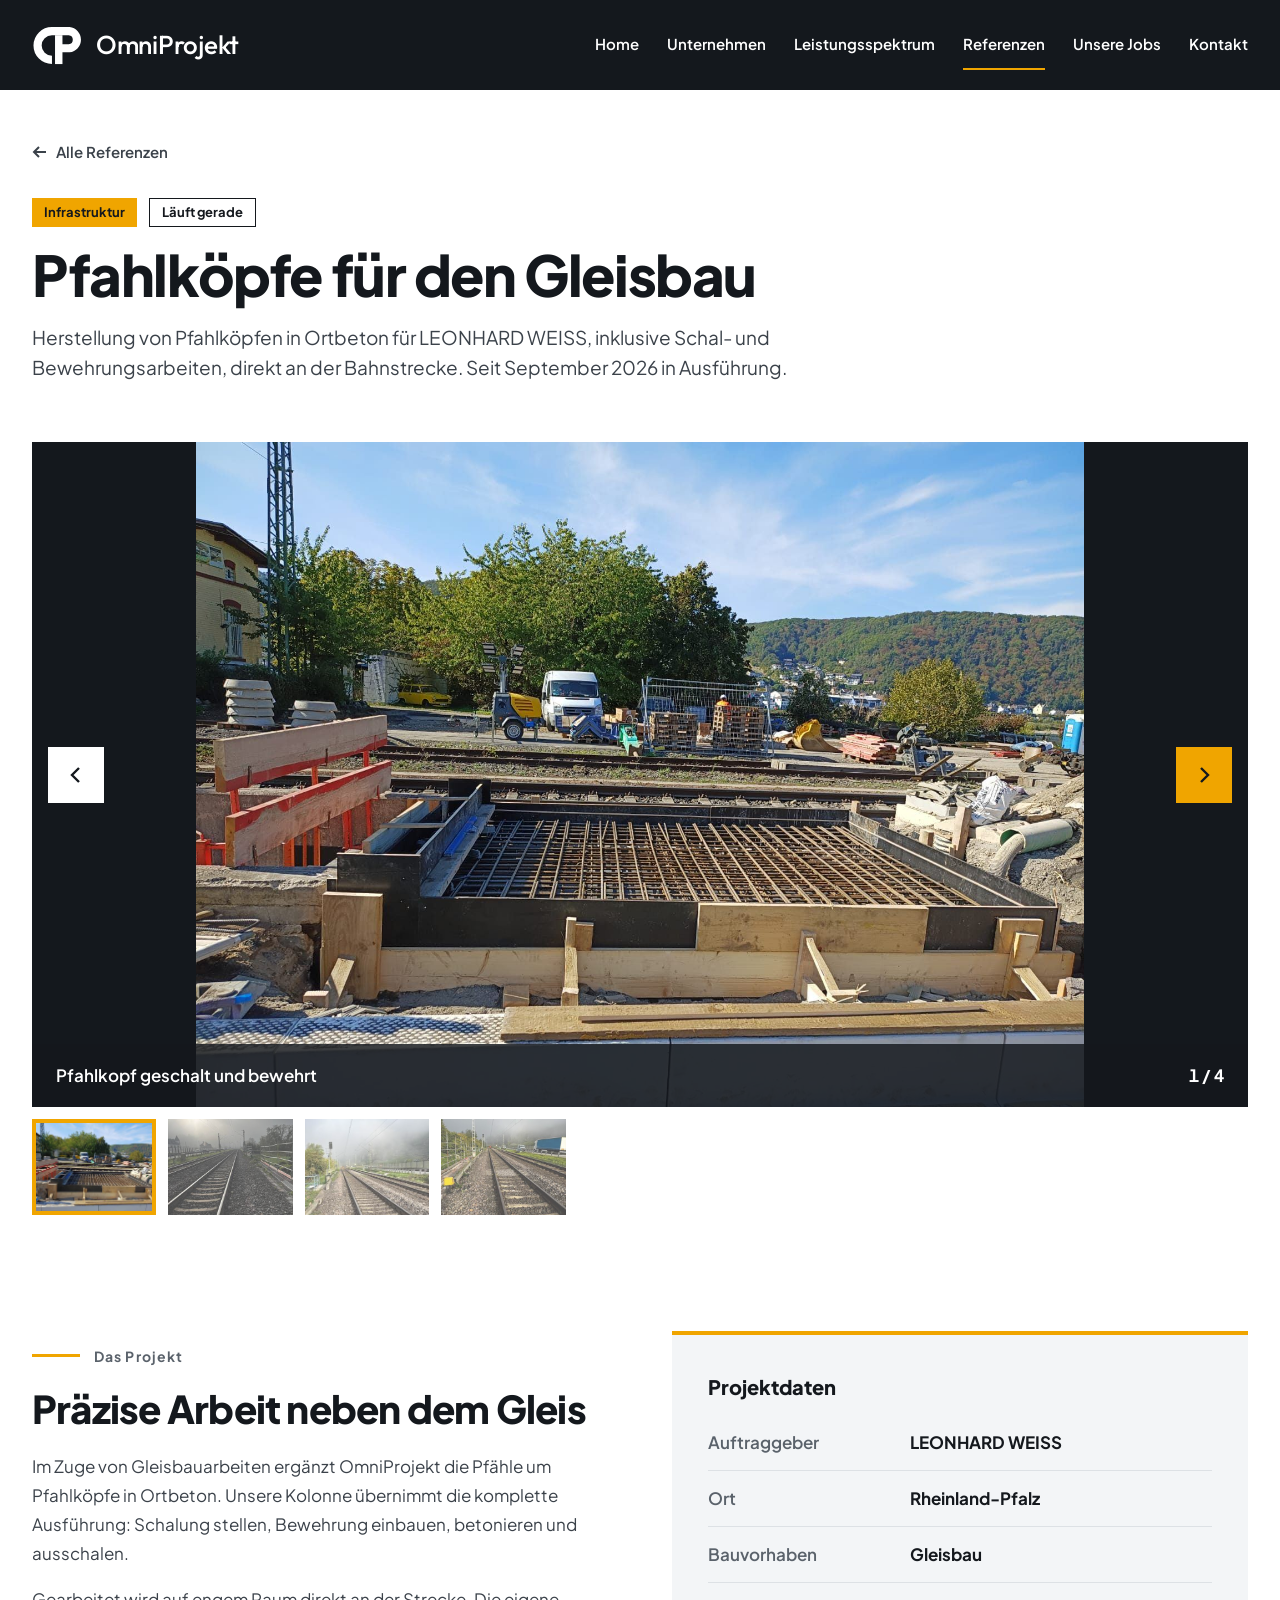
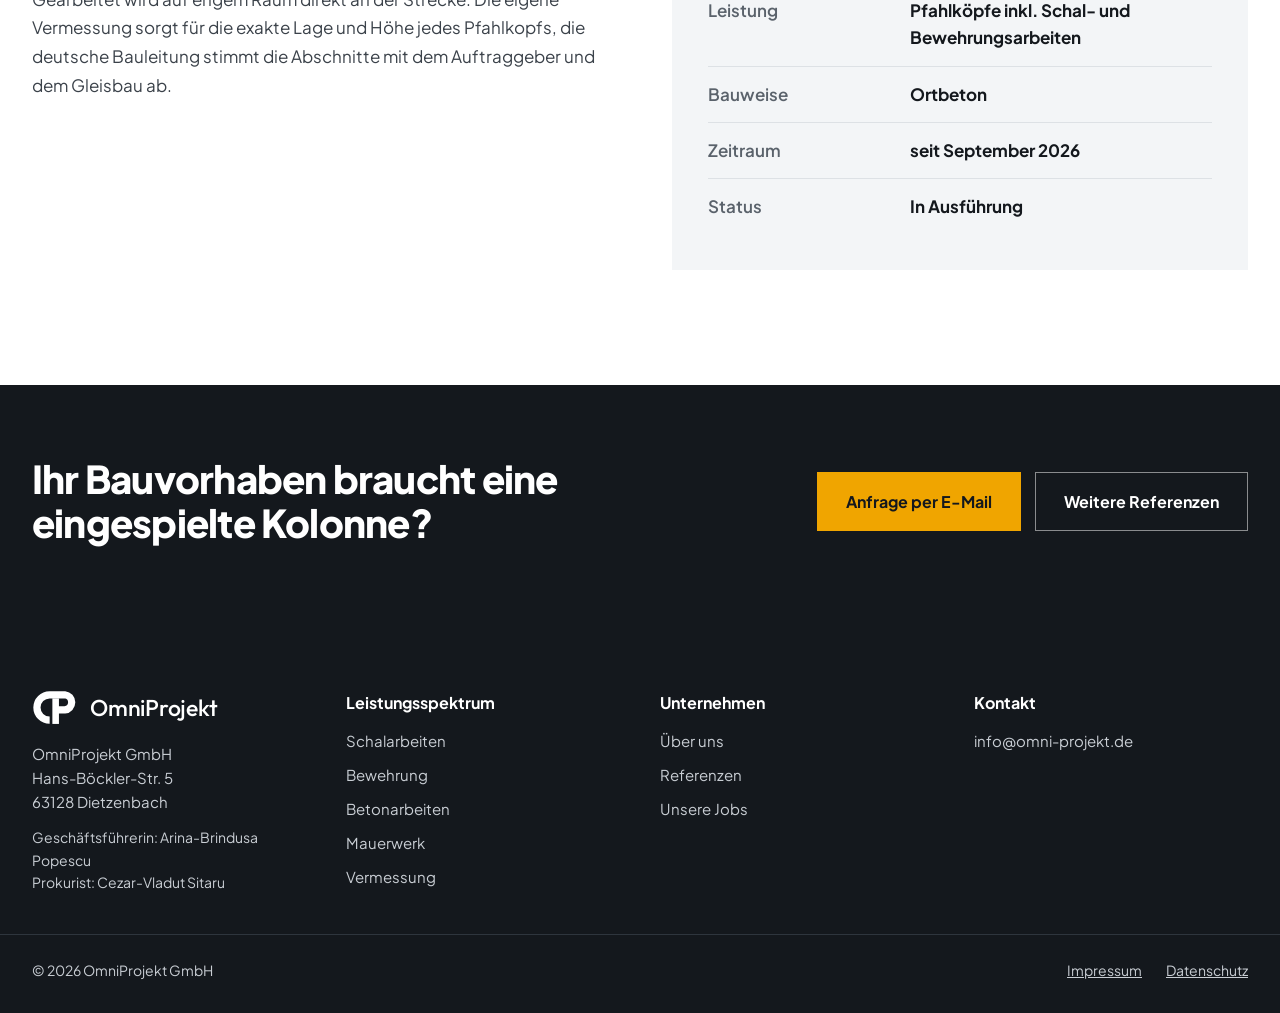
<file: referenz-pfahlkoepfe-gleisbau.html>
<!doctype html>
<html lang="de">
<head>
<meta charset="utf-8">
<meta name="viewport" content="width=device-width, initial-scale=1">
<title>Pfahlköpfe für den Gleisbau – Referenz – OmniProjekt GmbH</title>
<meta name="description" content="Herstellung von Pfahlköpfen in Ortbeton für LEONHARD WEISS, inklusive Schal- und Bewehrungsarbeiten, direkt an der Bahnstrecke. Seit September 2026 in Ausf">
<meta name="theme-color" content="#14181D">
<link rel="icon" href="assets/img/favicon.svg" type="image/svg+xml">
<link rel="preload" href="assets/fonts/plus-jakarta-sans-latin-800-normal.woff2" as="font" type="font/woff2" crossorigin>
<link rel="stylesheet" href="assets/css/style.css">
</head>
<body>
<a class="skip-link" href="#inhalt">Zum Inhalt springen</a>
<header class="site-header solid">
<div class="wrap header-inner">
<a class="logo" href="index.html" aria-label="OmniProjekt – zur Startseite"><svg viewBox="0 0 560 420" fill="none" aria-hidden="true"><path d="M215 365 A155 155 0 0 1 215 55 L400 55 A93 93 0 0 1 400 240 L288 240" stroke="currentColor" stroke-width="88"></path><rect x="248" y="99" width="80" height="311" fill="currentColor"></rect></svg><span>OmniProjekt</span></a>
<button class="nav-toggle" type="button" aria-expanded="false" aria-controls="site-nav" aria-label="Menü öffnen">
<svg width="22" height="22" viewBox="0 0 22 22" fill="none" stroke="currentColor" stroke-width="2" aria-hidden="true"><path d="M3 6h16M3 11h16M3 16h16"></path></svg></button>
<nav class="nav" id="site-nav" aria-label="Hauptnavigation"><ul><li><a href="index.html">Home</a></li><li><a href="index.html#ueber-uns">Unternehmen</a></li><li><a href="index.html#leistungen">Leistungsspektrum</a></li><li><a href="referenzen.html" aria-current="page">Referenzen</a></li><li><a href="index.html#jobs">Unsere Jobs</a></li><li><a href="index.html#kontakt">Kontakt</a></li></ul></nav>
</div>
</header>
<main id="inhalt">
<section class="wrap" style="padding-top:40px;padding-bottom:40px">
<a class="back" href="referenzen.html"><svg width="16" height="16" viewBox="0 0 16 16" fill="none" stroke="currentColor" stroke-width="2" aria-hidden="true"><path d="M14 8H2M7 3L2 8l5 5"></path></svg> Alle Referenzen</a>
<div style="margin-top:24px;max-width:780px">
<div class="tags"><span class="tag">Infrastruktur</span><span class="tag outline">Läuft gerade</span></div>
<h1 class="h-page">Pfahlköpfe für den Gleisbau</h1>
<p class="lead" style="margin-top:18px">Herstellung von Pfahlköpfen in Ortbeton für LEONHARD WEISS, inklusive Schal- und Bewehrungsarbeiten, direkt an der Bahnstrecke. Seit September 2026 in Ausführung.</p>
</div>
</section>
<section class="wrap" aria-label="Bildergalerie" data-gallery>
<div class="gallery-stage">
<img src="assets/img/gleis-02.jpg" alt="Geschalter und bewehrter Pfahlkopf direkt neben dem Gleis">
<button class="gallery-nav prev" type="button" aria-label="Vorheriges Bild"><svg width="22" height="22" viewBox="0 0 22 22" fill="none" stroke="currentColor" stroke-width="2.4" aria-hidden="true"><path d="M14 4l-7 7 7 7"></path></svg></button>
<button class="gallery-nav next" type="button" aria-label="Nächstes Bild"><svg width="22" height="22" viewBox="0 0 22 22" fill="none" stroke="currentColor" stroke-width="2.4" aria-hidden="true"><path d="M8 4l7 7-7 7"></path></svg></button>
<p class="gallery-caption" aria-live="polite"><span class="text">Pfahlkopf geschalt und bewehrt</span><span class="pos">1 / 4</span></p>
</div>
<ul class="thumbs"><li><a href="assets/img/gleis-02.jpg" data-alt="Geschalter und bewehrter Pfahlkopf direkt neben dem Gleis" data-caption="Pfahlkopf geschalt und bewehrt" aria-current="true" aria-label="Bild 1 anzeigen: Pfahlkopf geschalt und bewehrt"><img src="assets/img/gleis-02-thumb.jpg" alt="" loading="lazy"></a></li><li><a href="assets/img/gleis-01.jpg" data-alt="Bahnstrecke im Morgennebel mit Arbeitsgerüst am Rand" data-caption="Die Strecke am frühen Morgen" aria-current="false" aria-label="Bild 2 anzeigen: Die Strecke am frühen Morgen"><img src="assets/img/gleis-01-thumb.jpg" alt="" loading="lazy"></a></li><li><a href="assets/img/gleis-03.jpg" data-alt="Zweigleisige Bahnstrecke mit Oberleitung im Nebel" data-caption="Baustelle entlang der zweigleisigen Strecke" aria-current="false" aria-label="Bild 3 anzeigen: Baustelle entlang der zweigleisigen Strecke"><img src="assets/img/gleis-03-thumb.jpg" alt="" loading="lazy"></a></li><li><a href="assets/img/gleis-04.jpg" data-alt="Gleis mit Arbeitsgerüst und Kabelkanal, im Hintergrund die Bundesstraße" data-caption="Arbeitsbereich zwischen Gleis und Böschung" aria-current="false" aria-label="Bild 4 anzeigen: Arbeitsbereich zwischen Gleis und Böschung"><img src="assets/img/gleis-04-thumb.jpg" alt="" loading="lazy"></a></li></ul>
</section>
<section class="section wrap detail">
<div><p class="kicker">Das Projekt</p><h2 class="h-sub" style="margin-bottom:22px">Präzise Arbeit neben dem Gleis</h2><div class="prose"><p>Im Zuge von Gleisbauarbeiten ergänzt OmniProjekt die Pfähle um Pfahlköpfe in Ortbeton. Unsere Kolonne übernimmt die komplette Ausführung: Schalung stellen, Bewehrung einbauen, betonieren und ausschalen.</p><p>Gearbeitet wird auf engem Raum direkt an der Strecke. Die eigene Vermessung sorgt für die exakte Lage und Höhe jedes Pfahlkopfs, die deutsche Bauleitung stimmt die Abschnitte mit dem Auftraggeber und dem Gleisbau ab.</p></div></div>
<div class="factbox"><h3>Projektdaten</h3><dl><dt>Auftraggeber</dt><dd>LEONHARD WEISS</dd><dt>Ort</dt><dd>Rheinland-Pfalz</dd><dt>Bauvorhaben</dt><dd>Gleisbau</dd><dt>Leistung</dt><dd>Pfahlköpfe inkl. Schal- und Bewehrungsarbeiten</dd><dt>Bauweise</dt><dd>Ortbeton</dd><dt>Zeitraum</dt><dd>seit September 2026</dd><dt>Status</dt><dd>In Ausführung</dd></dl></div>
</section>
<section class="bg-dark"><div class="wrap cta-band"><h2>Ihr Bauvorhaben braucht eine eingespielte Kolonne?</h2>
<div class="btn-row"><a class="btn btn-accent" href="mailto:info@omni-projekt.de?subject=Anfrage%20%C3%BCber%20die%20Website">Anfrage per E-Mail</a><a class="btn btn-ghost-light" href="referenzen.html">Weitere Referenzen</a></div></div></section>
</main>
<footer class="site-footer">
<div class="wrap footer-grid">
<div>
<a class="logo" href="index.html" aria-label="OmniProjekt – zur Startseite"><svg viewBox="0 0 560 420" fill="none" aria-hidden="true"><path d="M215 365 A155 155 0 0 1 215 55 L400 55 A93 93 0 0 1 400 240 L288 240" stroke="currentColor" stroke-width="88"></path><rect x="248" y="99" width="80" height="311" fill="currentColor"></rect></svg><span>OmniProjekt</span></a>
<address>OmniProjekt GmbH<br>Hans-Böckler-Str. 5<br>63128 Dietzenbach</address>
<p style="margin:12px 0 0;font-size:14px;line-height:1.6">Geschäftsführerin: Arina-Brindusa Popescu<br>Prokurist: Cezar-Vladut Sitaru</p>
</div>
<div><h2>Leistungsspektrum</h2><ul><li><a href="index.html#leistungen">Schalarbeiten</a></li><li><a href="index.html#leistungen">Bewehrung</a></li><li><a href="index.html#leistungen">Betonarbeiten</a></li><li><a href="index.html#leistungen">Mauerwerk</a></li><li><a href="index.html#leistungen">Vermessung</a></li></ul></div>
<div><h2>Unternehmen</h2><ul><li><a href="index.html#ueber-uns">Über uns</a></li><li><a href="referenzen.html">Referenzen</a></li><li><a href="index.html#jobs">Unsere Jobs</a></li></ul></div>
<div><h2>Kontakt</h2><ul><li><a href="mailto:info@omni-projekt.de">info@omni-projekt.de</a></li></ul></div>
</div>
<div class="wrap footer-bottom">
<span>© 2026 OmniProjekt GmbH</span>
<ul><li><a href="impressum.html">Impressum</a></li><li><a href="datenschutz.html">Datenschutz</a></li></ul>
</div>
</footer>
<script src="assets/js/main.js" defer></script>
</body>
</html>
</file>
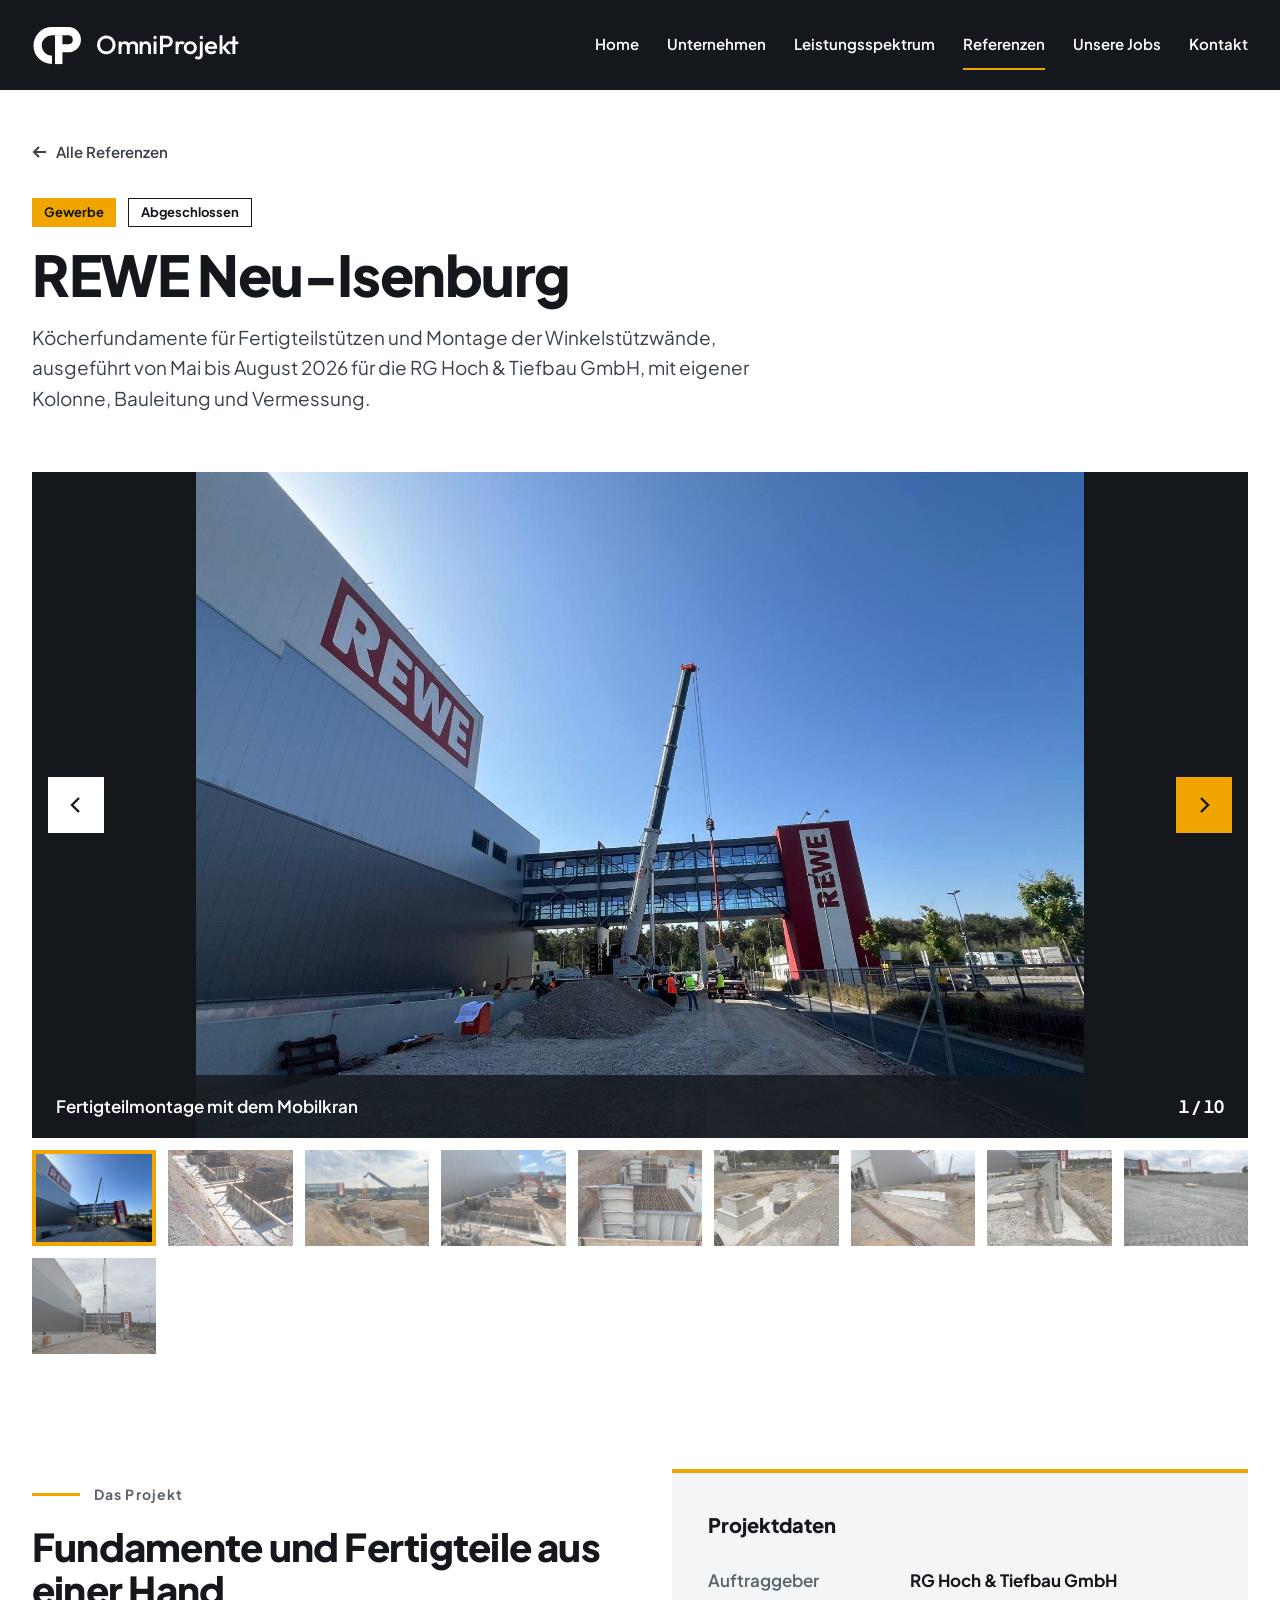
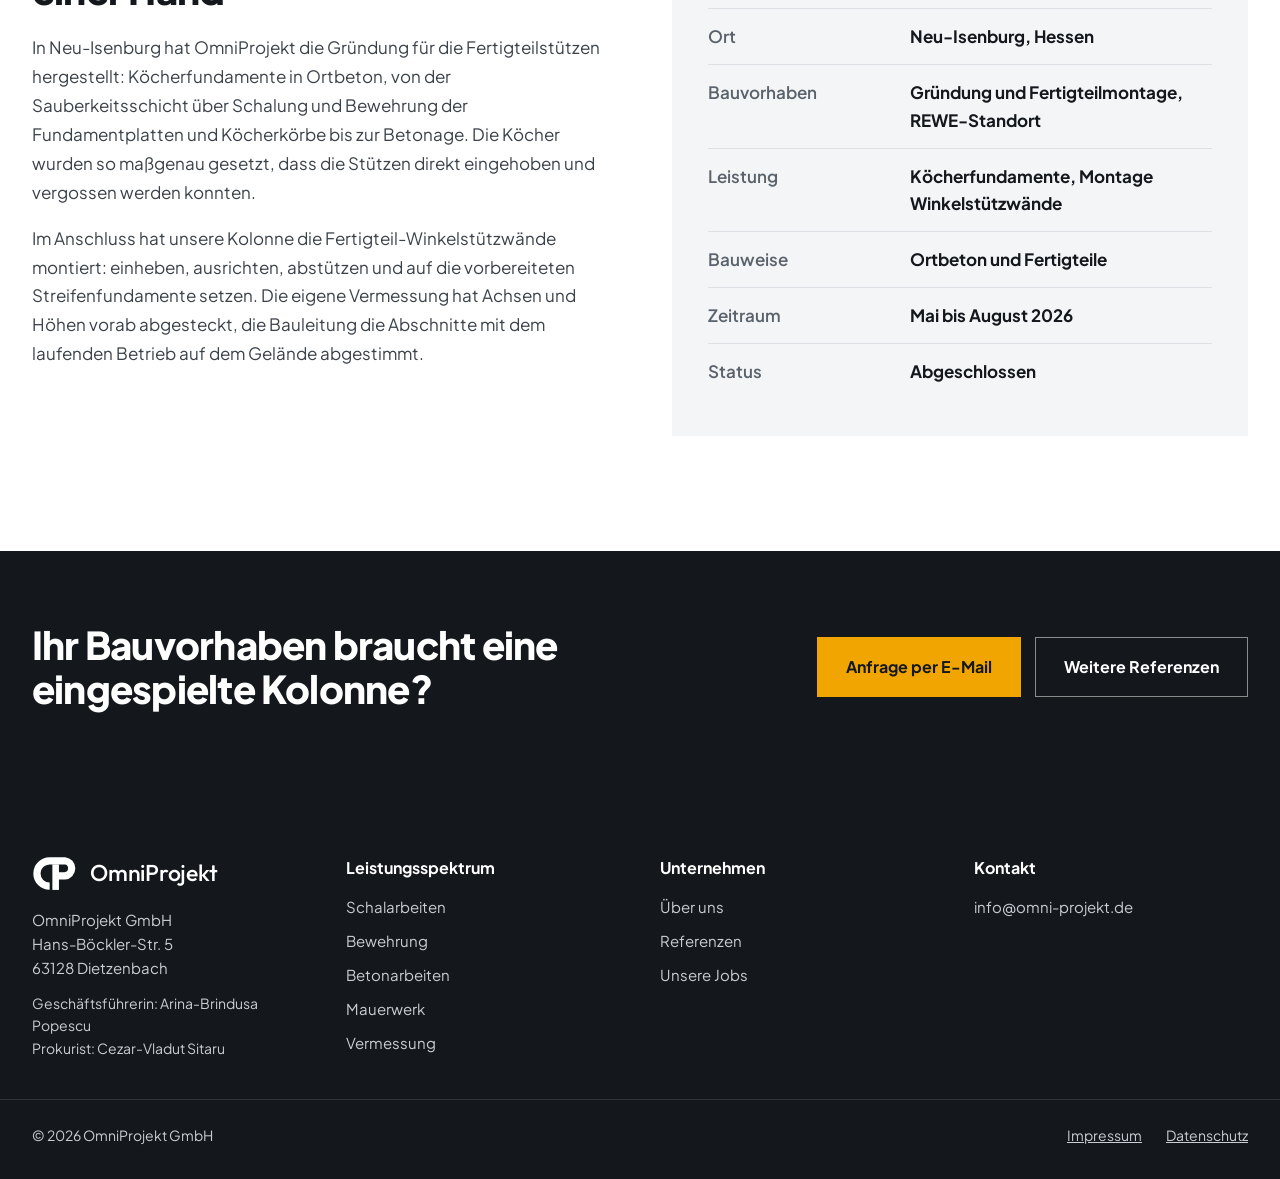
<file: referenz-rewe-neu-isenburg.html>
<!doctype html>
<html lang="de">
<head>
<meta charset="utf-8">
<meta name="viewport" content="width=device-width, initial-scale=1">
<title>REWE Neu-Isenburg – Referenz – OmniProjekt GmbH</title>
<meta name="description" content="Köcherfundamente für Fertigteilstützen und Montage der Winkelstützwände, ausgeführt von Mai bis August 2026 für die RG Hoch &amp; Tiefbau GmbH, mit eigener Kol">
<meta name="theme-color" content="#14181D">
<link rel="icon" href="assets/img/favicon.svg" type="image/svg+xml">
<link rel="preload" href="assets/fonts/plus-jakarta-sans-latin-800-normal.woff2" as="font" type="font/woff2" crossorigin>
<link rel="stylesheet" href="assets/css/style.css">
</head>
<body>
<a class="skip-link" href="#inhalt">Zum Inhalt springen</a>
<header class="site-header solid">
<div class="wrap header-inner">
<a class="logo" href="index.html" aria-label="OmniProjekt – zur Startseite"><svg viewBox="0 0 560 420" fill="none" aria-hidden="true"><path d="M215 365 A155 155 0 0 1 215 55 L400 55 A93 93 0 0 1 400 240 L288 240" stroke="currentColor" stroke-width="88"></path><rect x="248" y="99" width="80" height="311" fill="currentColor"></rect></svg><span>OmniProjekt</span></a>
<button class="nav-toggle" type="button" aria-expanded="false" aria-controls="site-nav" aria-label="Menü öffnen">
<svg width="22" height="22" viewBox="0 0 22 22" fill="none" stroke="currentColor" stroke-width="2" aria-hidden="true"><path d="M3 6h16M3 11h16M3 16h16"></path></svg></button>
<nav class="nav" id="site-nav" aria-label="Hauptnavigation"><ul><li><a href="index.html">Home</a></li><li><a href="index.html#ueber-uns">Unternehmen</a></li><li><a href="index.html#leistungen">Leistungsspektrum</a></li><li><a href="referenzen.html" aria-current="page">Referenzen</a></li><li><a href="index.html#jobs">Unsere Jobs</a></li><li><a href="index.html#kontakt">Kontakt</a></li></ul></nav>
</div>
</header>
<main id="inhalt">
<section class="wrap" style="padding-top:40px;padding-bottom:40px">
<a class="back" href="referenzen.html"><svg width="16" height="16" viewBox="0 0 16 16" fill="none" stroke="currentColor" stroke-width="2" aria-hidden="true"><path d="M14 8H2M7 3L2 8l5 5"></path></svg> Alle Referenzen</a>
<div style="margin-top:24px;max-width:780px">
<div class="tags"><span class="tag">Gewerbe</span><span class="tag outline">Abgeschlossen</span></div>
<h1 class="h-page">REWE Neu-Isenburg</h1>
<p class="lead" style="margin-top:18px">Köcherfundamente für Fertigteilstützen und Montage der Winkelstützwände, ausgeführt von Mai bis August 2026 für die RG Hoch &amp; Tiefbau GmbH, mit eigener Kolonne, Bauleitung und Vermessung.</p>
</div>
</section>
<section class="wrap" aria-label="Bildergalerie" data-gallery>
<div class="gallery-stage">
<img src="assets/img/rewe-04.jpg" alt="Mobilkran hebt ein Fertigteil vor dem REWE-Gebäude ein">
<button class="gallery-nav prev" type="button" aria-label="Vorheriges Bild"><svg width="22" height="22" viewBox="0 0 22 22" fill="none" stroke="currentColor" stroke-width="2.4" aria-hidden="true"><path d="M14 4l-7 7 7 7"></path></svg></button>
<button class="gallery-nav next" type="button" aria-label="Nächstes Bild"><svg width="22" height="22" viewBox="0 0 22 22" fill="none" stroke="currentColor" stroke-width="2.4" aria-hidden="true"><path d="M8 4l7 7-7 7"></path></svg></button>
<p class="gallery-caption" aria-live="polite"><span class="text">Fertigteilmontage mit dem Mobilkran</span><span class="pos">1 / 10</span></p>
</div>
<ul class="thumbs"><li><a href="assets/img/rewe-04.jpg" data-alt="Mobilkran hebt ein Fertigteil vor dem REWE-Gebäude ein" data-caption="Fertigteilmontage mit dem Mobilkran" aria-current="true" aria-label="Bild 1 anzeigen: Fertigteilmontage mit dem Mobilkran"><img src="assets/img/rewe-04-thumb.jpg" alt="" loading="lazy"></a></li><li><a href="assets/img/rewe-09.jpg" data-alt="Geschalte Köcherfundamente mit eingestellten Köcherkörben" data-caption="Köcherfundamente geschalt, Körbe gestellt" aria-current="false" aria-label="Bild 2 anzeigen: Köcherfundamente geschalt, Körbe gestellt"><img src="assets/img/rewe-09-thumb.jpg" alt="" loading="lazy"></a></li><li><a href="assets/img/rewe-06.jpg" data-alt="Teleskoplader mit Betonkübel über den Fundamenten" data-caption="Betonage der Köcher mit Kübel und Teleskoplader" aria-current="false" aria-label="Bild 3 anzeigen: Betonage der Köcher mit Kübel und Teleskoplader"><img src="assets/img/rewe-06-thumb.jpg" alt="" loading="lazy"></a></li><li><a href="assets/img/rewe-05.jpg" data-alt="Zwei Arbeiter verlegen die Bewehrung einer Fundamentplatte" data-caption="Bewehrung der Fundamentplatte" aria-current="false" aria-label="Bild 4 anzeigen: Bewehrung der Fundamentplatte"><img src="assets/img/rewe-05-thumb.jpg" alt="" loading="lazy"></a></li><li><a href="assets/img/rewe-10.jpg" data-alt="Schalung und Bewehrung eines Fundaments in der Baugrube" data-caption="Fundament geschalt und bewehrt" aria-current="false" aria-label="Bild 5 anzeigen: Fundament geschalt und bewehrt"><img src="assets/img/rewe-10-thumb.jpg" alt="" loading="lazy"></a></li><li><a href="assets/img/rewe-01.jpg" data-alt="Drei fertige Köcherfundamente in der Baugrube" data-caption="Fertige Köcherfundamente, bereit für die Stützen" aria-current="false" aria-label="Bild 6 anzeigen: Fertige Köcherfundamente, bereit für die Stützen"><img src="assets/img/rewe-01-thumb.jpg" alt="" loading="lazy"></a></li><li><a href="assets/img/rewe-02.jpg" data-alt="Fertiges Fundament neben der bestehenden Halle" data-caption="Fundamentkörper am Bestandsgebäude" aria-current="false" aria-label="Bild 7 anzeigen: Fundamentkörper am Bestandsgebäude"><img src="assets/img/rewe-02-thumb.jpg" alt="" loading="lazy"></a></li><li><a href="assets/img/rewe-07.jpg" data-alt="Fertigteil-Winkelstützwand, abgestützt auf dem Streifenfundament" data-caption="Winkelstützwand gesetzt und abgestützt" aria-current="false" aria-label="Bild 8 anzeigen: Winkelstützwand gesetzt und abgestützt"><img src="assets/img/rewe-07-thumb.jpg" alt="" loading="lazy"></a></li><li><a href="assets/img/rewe-08.jpg" data-alt="Reihe montierter Winkelstützwände mit Montagestützen" data-caption="Montierte Winkelstützwände im Verlauf" aria-current="false" aria-label="Bild 9 anzeigen: Montierte Winkelstützwände im Verlauf"><img src="assets/img/rewe-08-thumb.jpg" alt="" loading="lazy"></a></li><li><a href="assets/img/rewe-03.jpg" data-alt="Baustraße entlang der Halle mit Stützen und Kran im Hintergrund" data-caption="Baufeld entlang der Halle" aria-current="false" aria-label="Bild 10 anzeigen: Baufeld entlang der Halle"><img src="assets/img/rewe-03-thumb.jpg" alt="" loading="lazy"></a></li></ul>
</section>
<section class="section wrap detail">
<div><p class="kicker">Das Projekt</p><h2 class="h-sub" style="margin-bottom:22px">Fundamente und Fertigteile aus einer Hand</h2><div class="prose"><p>In Neu-Isenburg hat OmniProjekt die Gründung für die Fertigteilstützen hergestellt: Köcherfundamente in Ortbeton, von der Sauberkeitsschicht über Schalung und Bewehrung der Fundamentplatten und Köcherkörbe bis zur Betonage. Die Köcher wurden so maßgenau gesetzt, dass die Stützen direkt eingehoben und vergossen werden konnten.</p><p>Im Anschluss hat unsere Kolonne die Fertigteil-Winkelstützwände montiert: einheben, ausrichten, abstützen und auf die vorbereiteten Streifenfundamente setzen. Die eigene Vermessung hat Achsen und Höhen vorab abgesteckt, die Bauleitung die Abschnitte mit dem laufenden Betrieb auf dem Gelände abgestimmt.</p></div></div>
<div class="factbox"><h3>Projektdaten</h3><dl><dt>Auftraggeber</dt><dd>RG Hoch &amp; Tiefbau GmbH</dd><dt>Ort</dt><dd>Neu-Isenburg, Hessen</dd><dt>Bauvorhaben</dt><dd>Gründung und Fertigteilmontage, REWE-Standort</dd><dt>Leistung</dt><dd>Köcherfundamente, Montage Winkelstützwände</dd><dt>Bauweise</dt><dd>Ortbeton und Fertigteile</dd><dt>Zeitraum</dt><dd>Mai bis August 2026</dd><dt>Status</dt><dd>Abgeschlossen</dd></dl></div>
</section>
<section class="bg-dark"><div class="wrap cta-band"><h2>Ihr Bauvorhaben braucht eine eingespielte Kolonne?</h2>
<div class="btn-row"><a class="btn btn-accent" href="mailto:info@omni-projekt.de?subject=Anfrage%20%C3%BCber%20die%20Website">Anfrage per E-Mail</a><a class="btn btn-ghost-light" href="referenzen.html">Weitere Referenzen</a></div></div></section>
</main>
<footer class="site-footer">
<div class="wrap footer-grid">
<div>
<a class="logo" href="index.html" aria-label="OmniProjekt – zur Startseite"><svg viewBox="0 0 560 420" fill="none" aria-hidden="true"><path d="M215 365 A155 155 0 0 1 215 55 L400 55 A93 93 0 0 1 400 240 L288 240" stroke="currentColor" stroke-width="88"></path><rect x="248" y="99" width="80" height="311" fill="currentColor"></rect></svg><span>OmniProjekt</span></a>
<address>OmniProjekt GmbH<br>Hans-Böckler-Str. 5<br>63128 Dietzenbach</address>
<p style="margin:12px 0 0;font-size:14px;line-height:1.6">Geschäftsführerin: Arina-Brindusa Popescu<br>Prokurist: Cezar-Vladut Sitaru</p>
</div>
<div><h2>Leistungsspektrum</h2><ul><li><a href="index.html#leistungen">Schalarbeiten</a></li><li><a href="index.html#leistungen">Bewehrung</a></li><li><a href="index.html#leistungen">Betonarbeiten</a></li><li><a href="index.html#leistungen">Mauerwerk</a></li><li><a href="index.html#leistungen">Vermessung</a></li></ul></div>
<div><h2>Unternehmen</h2><ul><li><a href="index.html#ueber-uns">Über uns</a></li><li><a href="referenzen.html">Referenzen</a></li><li><a href="index.html#jobs">Unsere Jobs</a></li></ul></div>
<div><h2>Kontakt</h2><ul><li><a href="mailto:info@omni-projekt.de">info@omni-projekt.de</a></li></ul></div>
</div>
<div class="wrap footer-bottom">
<span>© 2026 OmniProjekt GmbH</span>
<ul><li><a href="impressum.html">Impressum</a></li><li><a href="datenschutz.html">Datenschutz</a></li></ul>
</div>
</footer>
<script src="assets/js/main.js" defer></script>
</body>
</html>
</file>
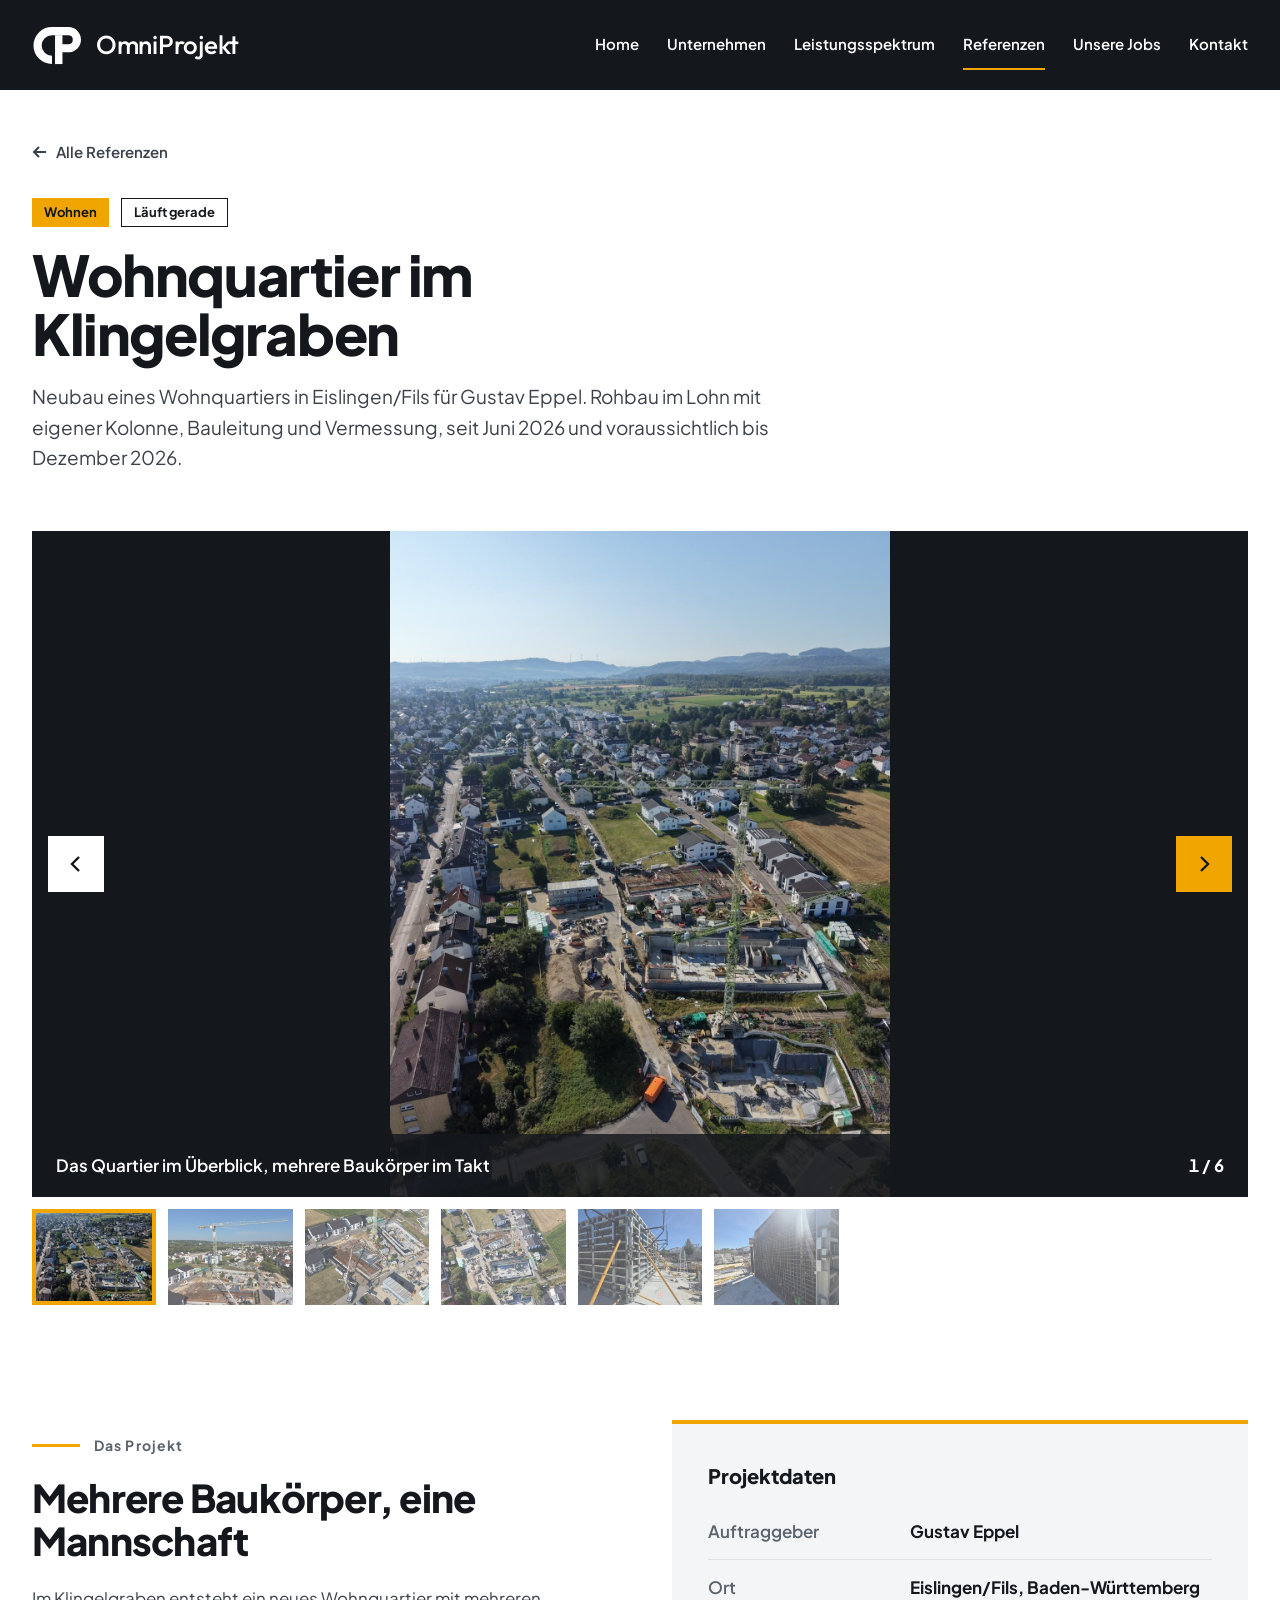
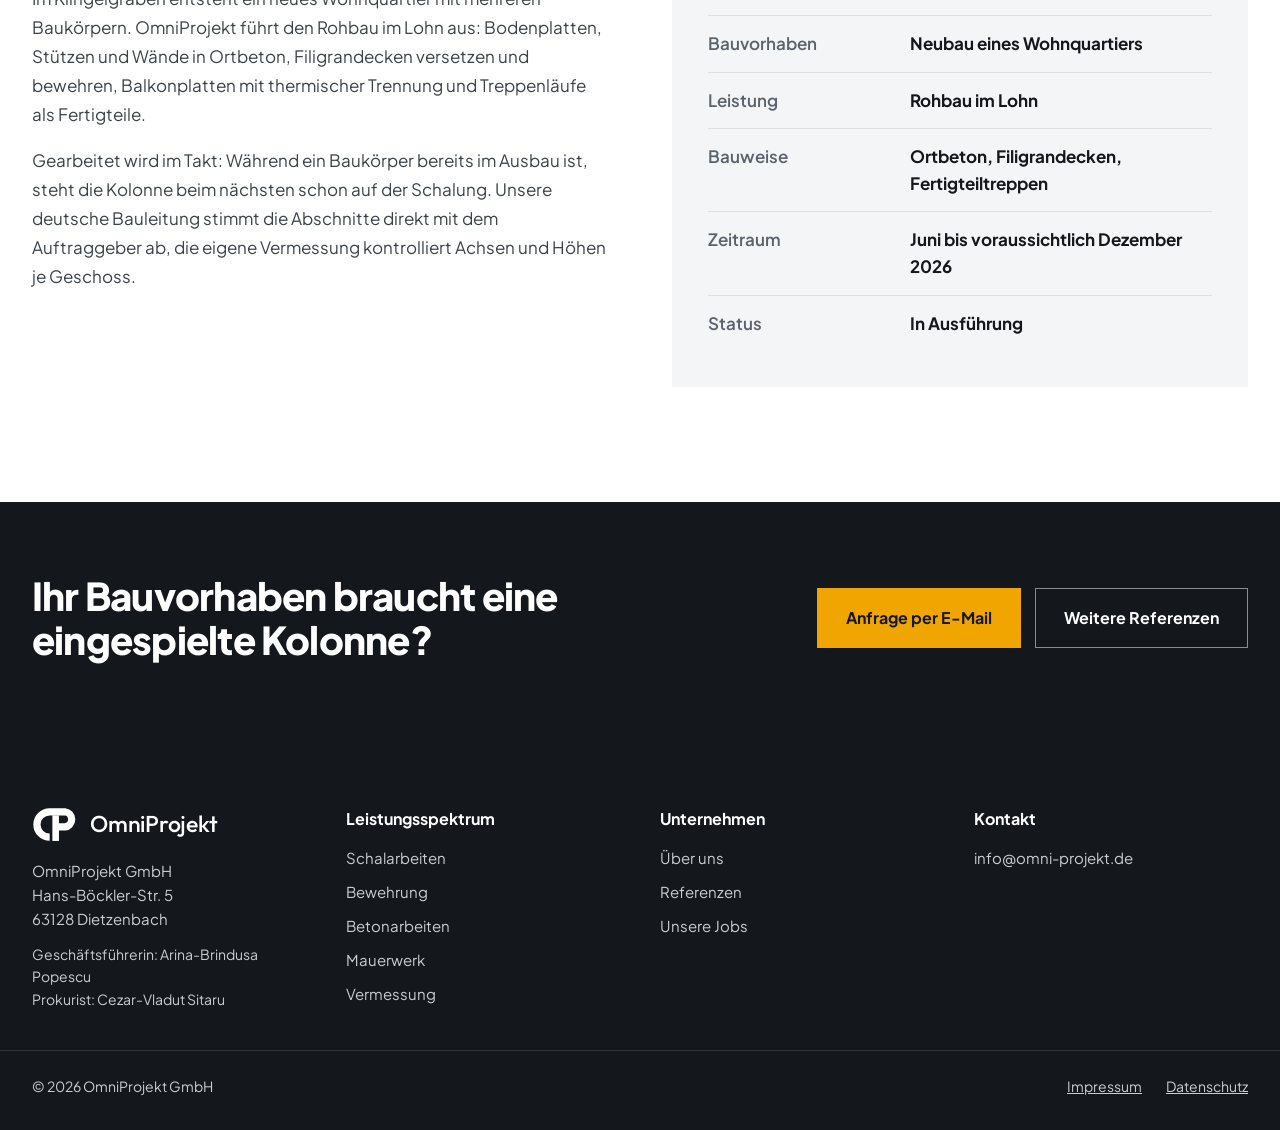
<file: referenz-wohnquartier-eislingen.html>
<!doctype html>
<html lang="de">
<head>
<meta charset="utf-8">
<meta name="viewport" content="width=device-width, initial-scale=1">
<title>Wohnquartier im Klingelgraben – Referenz – OmniProjekt GmbH</title>
<meta name="description" content="Neubau eines Wohnquartiers in Eislingen/Fils für Gustav Eppel. Rohbau im Lohn mit eigener Kolonne, Bauleitung und Vermessung, seit Juni 2026 und voraussich">
<meta name="theme-color" content="#14181D">
<link rel="icon" href="assets/img/favicon.svg" type="image/svg+xml">
<link rel="preload" href="assets/fonts/plus-jakarta-sans-latin-800-normal.woff2" as="font" type="font/woff2" crossorigin>
<link rel="stylesheet" href="assets/css/style.css">
</head>
<body>
<a class="skip-link" href="#inhalt">Zum Inhalt springen</a>
<header class="site-header solid">
<div class="wrap header-inner">
<a class="logo" href="index.html" aria-label="OmniProjekt – zur Startseite"><svg viewBox="0 0 560 420" fill="none" aria-hidden="true"><path d="M215 365 A155 155 0 0 1 215 55 L400 55 A93 93 0 0 1 400 240 L288 240" stroke="currentColor" stroke-width="88"></path><rect x="248" y="99" width="80" height="311" fill="currentColor"></rect></svg><span>OmniProjekt</span></a>
<button class="nav-toggle" type="button" aria-expanded="false" aria-controls="site-nav" aria-label="Menü öffnen">
<svg width="22" height="22" viewBox="0 0 22 22" fill="none" stroke="currentColor" stroke-width="2" aria-hidden="true"><path d="M3 6h16M3 11h16M3 16h16"></path></svg></button>
<nav class="nav" id="site-nav" aria-label="Hauptnavigation"><ul><li><a href="index.html">Home</a></li><li><a href="index.html#ueber-uns">Unternehmen</a></li><li><a href="index.html#leistungen">Leistungsspektrum</a></li><li><a href="referenzen.html" aria-current="page">Referenzen</a></li><li><a href="index.html#jobs">Unsere Jobs</a></li><li><a href="index.html#kontakt">Kontakt</a></li></ul></nav>
</div>
</header>
<main id="inhalt">
<section class="wrap" style="padding-top:40px;padding-bottom:40px">
<a class="back" href="referenzen.html"><svg width="16" height="16" viewBox="0 0 16 16" fill="none" stroke="currentColor" stroke-width="2" aria-hidden="true"><path d="M14 8H2M7 3L2 8l5 5"></path></svg> Alle Referenzen</a>
<div style="margin-top:24px;max-width:780px">
<div class="tags"><span class="tag">Wohnen</span><span class="tag outline">Läuft gerade</span></div>
<h1 class="h-page">Wohnquartier im Klingelgraben</h1>
<p class="lead" style="margin-top:18px">Neubau eines Wohnquartiers in Eislingen/Fils für Gustav Eppel. Rohbau im Lohn mit eigener Kolonne, Bauleitung und Vermessung, seit Juni 2026 und voraussichtlich bis Dezember 2026.</p>
</div>
</section>
<section class="wrap" aria-label="Bildergalerie" data-gallery>
<div class="gallery-stage">
<img src="assets/img/eis-panorama.jpg" alt="Luftaufnahme des Wohnquartiers im Klingelgraben mit Umgebung">
<button class="gallery-nav prev" type="button" aria-label="Vorheriges Bild"><svg width="22" height="22" viewBox="0 0 22 22" fill="none" stroke="currentColor" stroke-width="2.4" aria-hidden="true"><path d="M14 4l-7 7 7 7"></path></svg></button>
<button class="gallery-nav next" type="button" aria-label="Nächstes Bild"><svg width="22" height="22" viewBox="0 0 22 22" fill="none" stroke="currentColor" stroke-width="2.4" aria-hidden="true"><path d="M8 4l7 7-7 7"></path></svg></button>
<p class="gallery-caption" aria-live="polite"><span class="text">Das Quartier im Überblick, mehrere Baukörper im Takt</span><span class="pos">1 / 6</span></p>
</div>
<ul class="thumbs"><li><a href="assets/img/eis-panorama.jpg" data-alt="Luftaufnahme des Wohnquartiers im Klingelgraben mit Umgebung" data-caption="Das Quartier im Überblick, mehrere Baukörper im Takt" aria-current="true" aria-label="Bild 1 anzeigen: Das Quartier im Überblick, mehrere Baukörper im Takt"><img src="assets/img/eis-panorama-thumb.jpg" alt="" loading="lazy"></a></li><li><a href="assets/img/eis-kran.jpg" data-alt="Betonage einer Decke mit Autobetonpumpe und Turmdrehkran" data-caption="Deckenbetonage mit Pumpe und Kran" aria-current="false" aria-label="Bild 2 anzeigen: Deckenbetonage mit Pumpe und Kran"><img src="assets/img/eis-kran-thumb.jpg" alt="" loading="lazy"></a></li><li><a href="assets/img/eis-schraeg.jpg" data-alt="Schräge Luftaufnahme: bewehrte Decke, Pumpe und Fahrmischer" data-caption="Bewehrte Decke kurz vor der Betonage" aria-current="false" aria-label="Bild 3 anzeigen: Bewehrte Decke kurz vor der Betonage"><img src="assets/img/eis-schraeg-thumb.jpg" alt="" loading="lazy"></a></li><li><a href="assets/img/eis-draufsicht.jpg" data-alt="Draufsicht der Baustelle aus der Drohne" data-caption="Draufsicht: Baukörper in unterschiedlichen Bauphasen" aria-current="false" aria-label="Bild 4 anzeigen: Draufsicht: Baukörper in unterschiedlichen Bauphasen"><img src="assets/img/eis-draufsicht-thumb.jpg" alt="" loading="lazy"></a></li><li><a href="assets/img/eis-schalung.jpg" data-alt="Gestellte Rahmenschalung mit Schalungsstützen" data-caption="Wandschalung gestellt und abgestützt" aria-current="false" aria-label="Bild 5 anzeigen: Wandschalung gestellt und abgestützt"><img src="assets/img/eis-schalung-thumb.jpg" alt="" loading="lazy"></a></li><li><a href="assets/img/eis-bewehrung.jpg" data-alt="Verlegte Wandbewehrung vor dem Schließen der Schalung" data-caption="Wandbewehrung vor dem Schließen der Schalung" aria-current="false" aria-label="Bild 6 anzeigen: Wandbewehrung vor dem Schließen der Schalung"><img src="assets/img/eis-bewehrung-thumb.jpg" alt="" loading="lazy"></a></li></ul>
</section>
<section class="section wrap detail">
<div><p class="kicker">Das Projekt</p><h2 class="h-sub" style="margin-bottom:22px">Mehrere Baukörper, eine Mannschaft</h2><div class="prose"><p>Im Klingelgraben entsteht ein neues Wohnquartier mit mehreren Baukörpern. OmniProjekt führt den Rohbau im Lohn aus: Bodenplatten, Stützen und Wände in Ortbeton, Filigrandecken versetzen und bewehren, Balkonplatten mit thermischer Trennung und Treppenläufe als Fertigteile.</p><p>Gearbeitet wird im Takt: Während ein Baukörper bereits im Ausbau ist, steht die Kolonne beim nächsten schon auf der Schalung. Unsere deutsche Bauleitung stimmt die Abschnitte direkt mit dem Auftraggeber ab, die eigene Vermessung kontrolliert Achsen und Höhen je Geschoss.</p></div></div>
<div class="factbox"><h3>Projektdaten</h3><dl><dt>Auftraggeber</dt><dd>Gustav Eppel</dd><dt>Ort</dt><dd>Eislingen/Fils, Baden-Württemberg</dd><dt>Bauvorhaben</dt><dd>Neubau eines Wohnquartiers</dd><dt>Leistung</dt><dd>Rohbau im Lohn</dd><dt>Bauweise</dt><dd>Ortbeton, Filigrandecken, Fertigteiltreppen</dd><dt>Zeitraum</dt><dd>Juni bis voraussichtlich Dezember 2026</dd><dt>Status</dt><dd>In Ausführung</dd></dl></div>
</section>
<section class="bg-dark"><div class="wrap cta-band"><h2>Ihr Bauvorhaben braucht eine eingespielte Kolonne?</h2>
<div class="btn-row"><a class="btn btn-accent" href="mailto:info@omni-projekt.de?subject=Anfrage%20%C3%BCber%20die%20Website">Anfrage per E-Mail</a><a class="btn btn-ghost-light" href="referenzen.html">Weitere Referenzen</a></div></div></section>
</main>
<footer class="site-footer">
<div class="wrap footer-grid">
<div>
<a class="logo" href="index.html" aria-label="OmniProjekt – zur Startseite"><svg viewBox="0 0 560 420" fill="none" aria-hidden="true"><path d="M215 365 A155 155 0 0 1 215 55 L400 55 A93 93 0 0 1 400 240 L288 240" stroke="currentColor" stroke-width="88"></path><rect x="248" y="99" width="80" height="311" fill="currentColor"></rect></svg><span>OmniProjekt</span></a>
<address>OmniProjekt GmbH<br>Hans-Böckler-Str. 5<br>63128 Dietzenbach</address>
<p style="margin:12px 0 0;font-size:14px;line-height:1.6">Geschäftsführerin: Arina-Brindusa Popescu<br>Prokurist: Cezar-Vladut Sitaru</p>
</div>
<div><h2>Leistungsspektrum</h2><ul><li><a href="index.html#leistungen">Schalarbeiten</a></li><li><a href="index.html#leistungen">Bewehrung</a></li><li><a href="index.html#leistungen">Betonarbeiten</a></li><li><a href="index.html#leistungen">Mauerwerk</a></li><li><a href="index.html#leistungen">Vermessung</a></li></ul></div>
<div><h2>Unternehmen</h2><ul><li><a href="index.html#ueber-uns">Über uns</a></li><li><a href="referenzen.html">Referenzen</a></li><li><a href="index.html#jobs">Unsere Jobs</a></li></ul></div>
<div><h2>Kontakt</h2><ul><li><a href="mailto:info@omni-projekt.de">info@omni-projekt.de</a></li></ul></div>
</div>
<div class="wrap footer-bottom">
<span>© 2026 OmniProjekt GmbH</span>
<ul><li><a href="impressum.html">Impressum</a></li><li><a href="datenschutz.html">Datenschutz</a></li></ul>
</div>
</footer>
<script src="assets/js/main.js" defer></script>
</body>
</html>
</file>
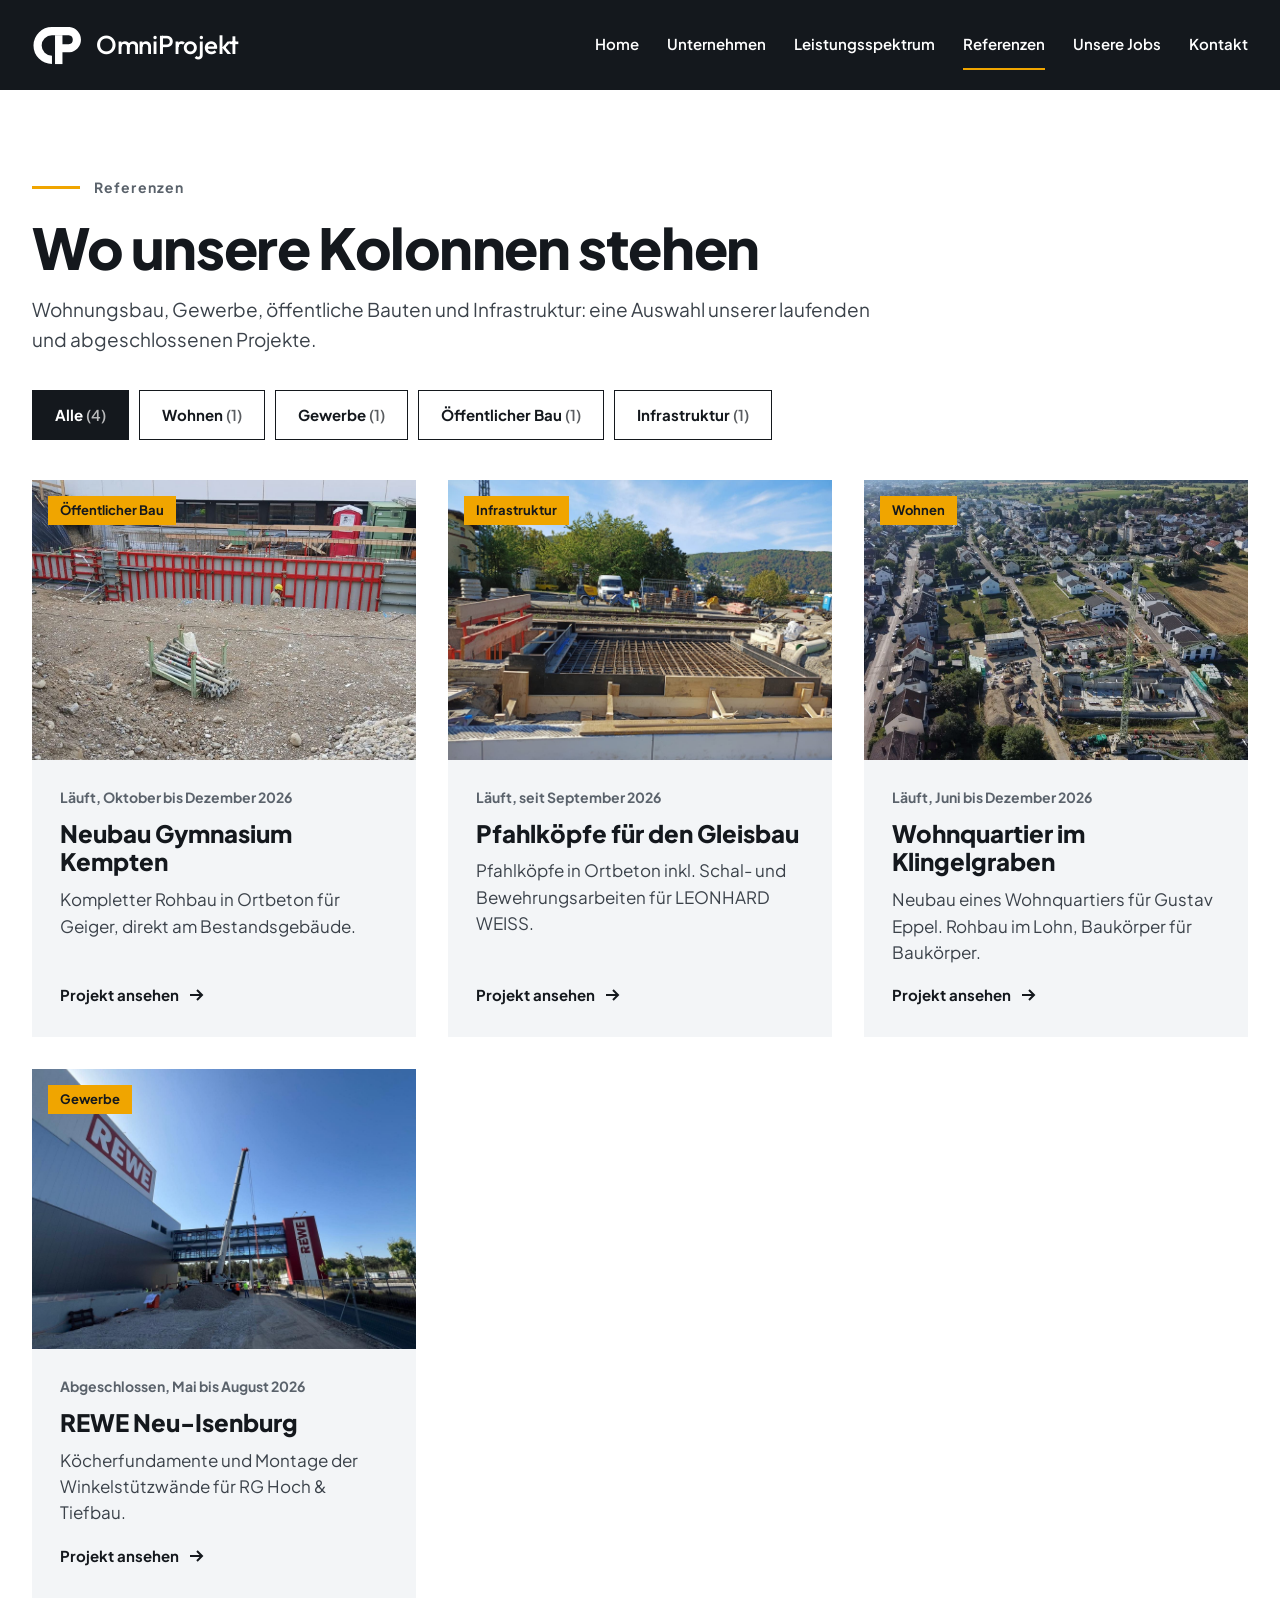
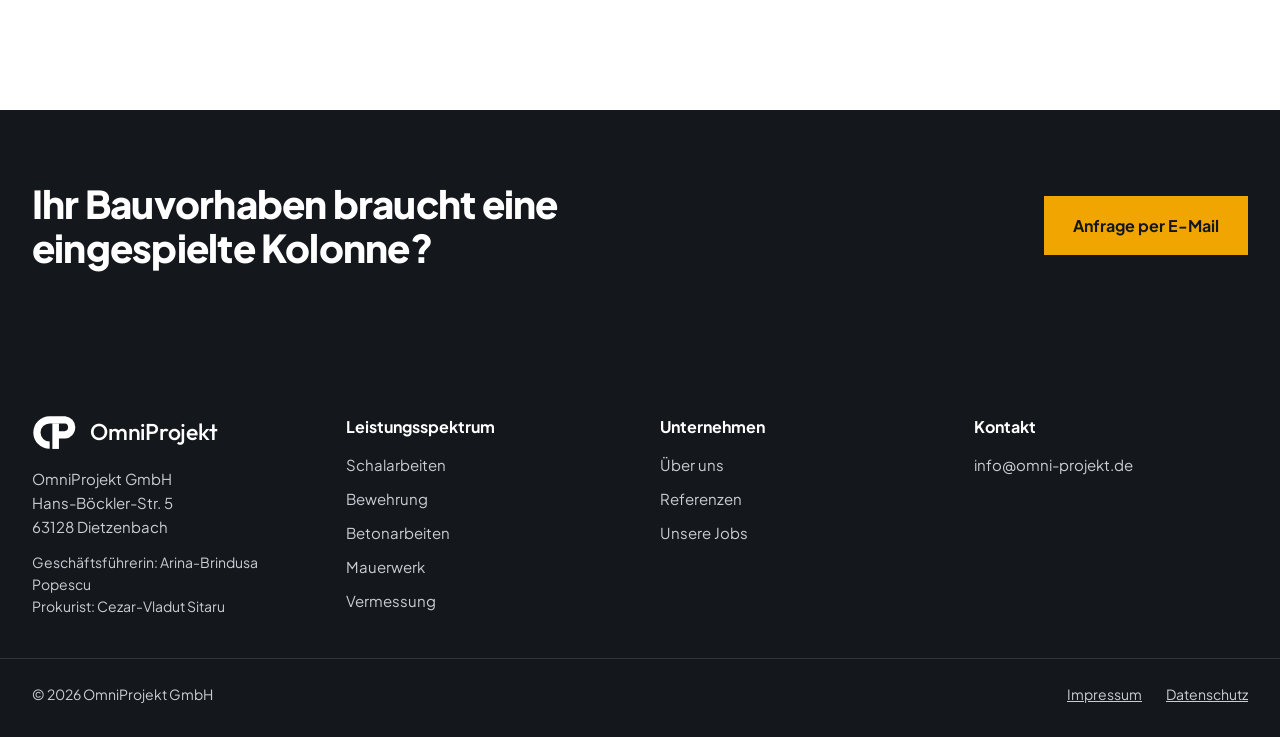
<file: referenzen.html>
<!doctype html>
<html lang="de">
<head>
<meta charset="utf-8">
<meta name="viewport" content="width=device-width, initial-scale=1">
<title>Referenzen – OmniProjekt GmbH</title>
<meta name="description" content="Referenzprojekte der OmniProjekt GmbH: Rohbau im Lohn für Wohnungsbau, Gewerbe, öffentliche Bauten und Infrastruktur.">
<meta name="theme-color" content="#14181D">
<link rel="icon" href="assets/img/favicon.svg" type="image/svg+xml">
<link rel="preload" href="assets/fonts/plus-jakarta-sans-latin-800-normal.woff2" as="font" type="font/woff2" crossorigin>
<link rel="stylesheet" href="assets/css/style.css">
</head>
<body>
<a class="skip-link" href="#inhalt">Zum Inhalt springen</a>
<header class="site-header solid">
<div class="wrap header-inner">
<a class="logo" href="index.html" aria-label="OmniProjekt – zur Startseite"><svg viewBox="0 0 560 420" fill="none" aria-hidden="true"><path d="M215 365 A155 155 0 0 1 215 55 L400 55 A93 93 0 0 1 400 240 L288 240" stroke="currentColor" stroke-width="88"></path><rect x="248" y="99" width="80" height="311" fill="currentColor"></rect></svg><span>OmniProjekt</span></a>
<button class="nav-toggle" type="button" aria-expanded="false" aria-controls="site-nav" aria-label="Menü öffnen">
<svg width="22" height="22" viewBox="0 0 22 22" fill="none" stroke="currentColor" stroke-width="2" aria-hidden="true"><path d="M3 6h16M3 11h16M3 16h16"></path></svg></button>
<nav class="nav" id="site-nav" aria-label="Hauptnavigation"><ul><li><a href="index.html">Home</a></li><li><a href="index.html#ueber-uns">Unternehmen</a></li><li><a href="index.html#leistungen">Leistungsspektrum</a></li><li><a href="referenzen.html" aria-current="page">Referenzen</a></li><li><a href="index.html#jobs">Unsere Jobs</a></li><li><a href="index.html#kontakt">Kontakt</a></li></ul></nav>
</div>
</header>
<main id="inhalt">
<section class="wrap" style="padding-top:72px;padding-bottom:40px">
<p class="kicker">Referenzen</p>
<h1 class="h-page">Wo unsere Kolonnen stehen</h1>
<p class="lead" style="margin-top:16px">Wohnungsbau, Gewerbe, öffentliche Bauten und Infrastruktur: eine Auswahl unserer laufenden und abgeschlossenen Projekte.</p>
<div class="filters" role="group" aria-label="Referenzen filtern" data-filters><button type="button" data-filter="all" aria-pressed="true">Alle <span class="count">(4)</span></button><button type="button" data-filter="Wohnen" aria-pressed="false">Wohnen <span class="count">(1)</span></button><button type="button" data-filter="Gewerbe" aria-pressed="false">Gewerbe <span class="count">(1)</span></button><button type="button" data-filter="Öffentlicher Bau" aria-pressed="false">Öffentlicher Bau <span class="count">(1)</span></button><button type="button" data-filter="Infrastruktur" aria-pressed="false">Infrastruktur <span class="count">(1)</span></button></div>
</section>
<section class="wrap" style="padding-bottom:112px"><div class="cards" style="grid-template-columns:repeat(auto-fill,minmax(min(340px,100%),1fr));gap:32px"><a class="card" href="referenz-gymnasium-kempten.html" data-cat="Öffentlicher Bau">
<span class="media"><img src="assets/img/kempten-06.jpg" alt="Gestellte Wandschalung vor dem bestehenden Schulgebäude" loading="lazy"><span class="tag">Öffentlicher Bau</span></span>
<span class="body"><span class="meta">Läuft, Oktober bis Dezember 2026</span><span class="title">Neubau Gymnasium Kempten</span>
<span class="sub">Kompletter Rohbau in Ortbeton für Geiger, direkt am Bestandsgebäude.</span><span class="more">Projekt ansehen <svg width="18" height="18" viewBox="0 0 18 18" fill="none" stroke="currentColor" stroke-width="2" aria-hidden="true"><path d="M3 9h12M10 4l5 5-5 5"></path></svg></span></span>
</a><a class="card" href="referenz-pfahlkoepfe-gleisbau.html" data-cat="Infrastruktur">
<span class="media"><img src="assets/img/gleis-02.jpg" alt="Geschalter und bewehrter Pfahlkopf direkt neben dem Gleis" loading="lazy"><span class="tag">Infrastruktur</span></span>
<span class="body"><span class="meta">Läuft, seit September 2026</span><span class="title">Pfahlköpfe für den Gleisbau</span>
<span class="sub">Pfahlköpfe in Ortbeton inkl. Schal- und Bewehrungsarbeiten für LEONHARD WEISS.</span><span class="more">Projekt ansehen <svg width="18" height="18" viewBox="0 0 18 18" fill="none" stroke="currentColor" stroke-width="2" aria-hidden="true"><path d="M3 9h12M10 4l5 5-5 5"></path></svg></span></span>
</a><a class="card" href="referenz-wohnquartier-eislingen.html" data-cat="Wohnen">
<span class="media"><img src="assets/img/eis-panorama.jpg" alt="Luftaufnahme des Wohnquartiers im Klingelgraben mit Umgebung" loading="lazy"><span class="tag">Wohnen</span></span>
<span class="body"><span class="meta">Läuft, Juni bis Dezember 2026</span><span class="title">Wohnquartier im Klingelgraben</span>
<span class="sub">Neubau eines Wohnquartiers für Gustav Eppel. Rohbau im Lohn, Baukörper für Baukörper.</span><span class="more">Projekt ansehen <svg width="18" height="18" viewBox="0 0 18 18" fill="none" stroke="currentColor" stroke-width="2" aria-hidden="true"><path d="M3 9h12M10 4l5 5-5 5"></path></svg></span></span>
</a><a class="card" href="referenz-rewe-neu-isenburg.html" data-cat="Gewerbe">
<span class="media"><img src="assets/img/rewe-04.jpg" alt="Mobilkran hebt ein Fertigteil vor dem REWE-Gebäude ein" loading="lazy"><span class="tag">Gewerbe</span></span>
<span class="body"><span class="meta">Abgeschlossen, Mai bis August 2026</span><span class="title">REWE Neu-Isenburg</span>
<span class="sub">Köcherfundamente und Montage der Winkelstützwände für RG Hoch &amp; Tiefbau.</span><span class="more">Projekt ansehen <svg width="18" height="18" viewBox="0 0 18 18" fill="none" stroke="currentColor" stroke-width="2" aria-hidden="true"><path d="M3 9h12M10 4l5 5-5 5"></path></svg></span></span>
</a></div></section>
<section class="bg-dark"><div class="wrap cta-band"><h2>Ihr Bauvorhaben braucht eine eingespielte Kolonne?</h2>
<a class="btn btn-accent" href="mailto:info@omni-projekt.de?subject=Anfrage%20%C3%BCber%20die%20Website">Anfrage per E-Mail</a></div></section>
</main>
<footer class="site-footer">
<div class="wrap footer-grid">
<div>
<a class="logo" href="index.html" aria-label="OmniProjekt – zur Startseite"><svg viewBox="0 0 560 420" fill="none" aria-hidden="true"><path d="M215 365 A155 155 0 0 1 215 55 L400 55 A93 93 0 0 1 400 240 L288 240" stroke="currentColor" stroke-width="88"></path><rect x="248" y="99" width="80" height="311" fill="currentColor"></rect></svg><span>OmniProjekt</span></a>
<address>OmniProjekt GmbH<br>Hans-Böckler-Str. 5<br>63128 Dietzenbach</address>
<p style="margin:12px 0 0;font-size:14px;line-height:1.6">Geschäftsführerin: Arina-Brindusa Popescu<br>Prokurist: Cezar-Vladut Sitaru</p>
</div>
<div><h2>Leistungsspektrum</h2><ul><li><a href="index.html#leistungen">Schalarbeiten</a></li><li><a href="index.html#leistungen">Bewehrung</a></li><li><a href="index.html#leistungen">Betonarbeiten</a></li><li><a href="index.html#leistungen">Mauerwerk</a></li><li><a href="index.html#leistungen">Vermessung</a></li></ul></div>
<div><h2>Unternehmen</h2><ul><li><a href="index.html#ueber-uns">Über uns</a></li><li><a href="referenzen.html">Referenzen</a></li><li><a href="index.html#jobs">Unsere Jobs</a></li></ul></div>
<div><h2>Kontakt</h2><ul><li><a href="mailto:info@omni-projekt.de">info@omni-projekt.de</a></li></ul></div>
</div>
<div class="wrap footer-bottom">
<span>© 2026 OmniProjekt GmbH</span>
<ul><li><a href="impressum.html">Impressum</a></li><li><a href="datenschutz.html">Datenschutz</a></li></ul>
</div>
</footer>
<script src="assets/js/main.js" defer></script>
</body>
</html>
</file>
<file: assets/css/style.css>
/* ==========================================================================
   OmniProjekt GmbH – site stylesheet
   Fonts are self-hosted (no requests to Google, GDPR-friendly).
   ========================================================================== */

@font-face { font-family: "Plus Jakarta Sans"; font-weight: 400; font-style: normal; font-display: swap; src: url("../fonts/plus-jakarta-sans-latin-400-normal.woff2") format("woff2"); }
@font-face { font-family: "Plus Jakarta Sans"; font-weight: 500; font-style: normal; font-display: swap; src: url("../fonts/plus-jakarta-sans-latin-500-normal.woff2") format("woff2"); }
@font-face { font-family: "Plus Jakarta Sans"; font-weight: 600; font-style: normal; font-display: swap; src: url("../fonts/plus-jakarta-sans-latin-600-normal.woff2") format("woff2"); }
@font-face { font-family: "Plus Jakarta Sans"; font-weight: 700; font-style: normal; font-display: swap; src: url("../fonts/plus-jakarta-sans-latin-700-normal.woff2") format("woff2"); }
@font-face { font-family: "Plus Jakarta Sans"; font-weight: 800; font-style: normal; font-display: swap; src: url("../fonts/plus-jakarta-sans-latin-800-normal.woff2") format("woff2"); }
@font-face { font-family: "Outfit"; font-weight: 500; font-style: normal; font-display: swap; src: url("../fonts/outfit-latin-500-normal.woff2") format("woff2"); }
@font-face { font-family: "Outfit"; font-weight: 600; font-style: normal; font-display: swap; src: url("../fonts/outfit-latin-600-normal.woff2") format("woff2"); }

:root {
  --ink: #14181D;
  --ink-2: #3B424A;
  --muted: #5A626B;
  --line: #DDE1E5;
  --soft: #F3F5F7;
  --white: #FFFFFF;
  --on-dark: #E4E7EA;
  --on-dark-2: #C9CED4;
  --accent: #F0A500;
  --max: 1280px;
  --pad: clamp(20px, 4vw, 32px);
  --font: "Plus Jakarta Sans", "Helvetica Neue", Arial, sans-serif;
  --font-logo: "Outfit", "Plus Jakarta Sans", sans-serif;
}

*, *::before, *::after { box-sizing: border-box; }
html { scroll-behavior: smooth; -webkit-text-size-adjust: 100%; }
@media (prefers-reduced-motion: reduce) { html { scroll-behavior: auto; } * { transition: none !important; } }
body { margin: 0; font-family: var(--font); color: var(--ink); background: var(--white); font-size: 17px; line-height: 1.6; }
img { max-width: 100%; display: block; }
a { color: inherit; }
:focus-visible { outline: 3px solid var(--accent); outline-offset: 3px; }
.sr-only { position: absolute; width: 1px; height: 1px; padding: 0; margin: -1px; overflow: hidden; clip: rect(0 0 0 0); white-space: nowrap; border: 0; }
.skip-link { position: absolute; left: 12px; top: -60px; background: var(--accent); color: var(--ink); padding: 12px 18px; font-weight: 700; z-index: 100; }
.skip-link:focus { top: 12px; }

.wrap { max-width: var(--max); margin: 0 auto; padding-left: var(--pad); padding-right: var(--pad); }
.section { padding-top: clamp(72px, 9vw, 120px); padding-bottom: clamp(72px, 9vw, 120px); }
.bg-soft { background: var(--soft); }
.bg-dark { background: var(--ink); color: var(--white); }

/* ---------- Type ---------- */
h1, h2, h3 { margin: 0; letter-spacing: -0.02em; }
.h-display { font-weight: 800; font-size: clamp(44px, 6.4vw, 96px); line-height: 1.02; letter-spacing: -0.025em; }
.h-page { font-weight: 800; font-size: clamp(36px, 4.4vw, 64px); line-height: 1.05; letter-spacing: -0.025em; }
.h-section { font-weight: 800; font-size: clamp(32px, 3.6vw, 54px); line-height: 1.1; }
.h-sub { font-weight: 800; font-size: clamp(28px, 3vw, 44px); line-height: 1.12; }
.lead { font-size: clamp(17px, 1.6vw, 19px); line-height: 1.6; color: var(--ink-2); max-width: 62ch; }
.bg-dark .lead, .hero .lead { color: var(--on-dark); }
.prose p { margin: 0 0 1em; color: var(--ink-2); max-width: 68ch; line-height: 1.7; }
.kicker { display: flex; align-items: center; gap: 14px; font-size: 14px; font-weight: 700; letter-spacing: 0.08em; color: var(--muted); margin-bottom: 20px; }
.kicker::before { content: ""; width: 48px; height: 3px; background: var(--accent); flex: none; }
.hero .kicker { color: var(--white); }
.section-head { display: flex; flex-wrap: wrap; gap: 20px 64px; justify-content: space-between; align-items: flex-end; margin-bottom: 48px; }
.section-head p { margin: 0; max-width: 460px; color: var(--ink-2); }

/* ---------- Buttons ---------- */
.btn { display: inline-flex; align-items: center; gap: 12px; min-height: 52px; padding: 16px 28px; font: inherit; font-weight: 700; font-size: 16px; text-decoration: none; border: 1px solid transparent; cursor: pointer; }
.btn-accent { background: var(--accent); color: var(--ink); }
.btn-accent:hover { filter: brightness(0.95); }
.btn-ghost-light { color: var(--white); border-color: rgba(255,255,255,0.5); background: transparent; }
.btn-ghost-light:hover { border-color: var(--white); }
.btn-dark { background: var(--ink); color: var(--white); }
.btn svg { flex: none; }
.btn-row { display: flex; flex-wrap: wrap; gap: 14px; }

/* ---------- Header ---------- */
.site-header { position: relative; z-index: 10; color: var(--white); }
.site-header.solid { background: var(--ink); }
.hero .site-header { border-bottom: 1px solid rgba(255,255,255,0.18); }
.header-inner { display: flex; align-items: center; justify-content: space-between; gap: 24px; padding-top: 20px; padding-bottom: 20px; }
.logo { display: flex; align-items: center; gap: 12px; text-decoration: none; color: inherit; }
.logo svg { width: 52px; height: 39px; flex: none; }
.logo span { font-family: var(--font-logo); font-weight: 500; font-size: 26px; letter-spacing: -0.01em; }
.nav { display: flex; align-items: center; gap: 32px; }
.nav ul { display: flex; gap: 28px; list-style: none; margin: 0; padding: 0; }
.nav a { display: block; padding: 12px 0; color: var(--white); text-decoration: none; font-weight: 600; font-size: 15px; border-bottom: 2px solid transparent; }
.nav a:hover { border-bottom-color: rgba(255,255,255,0.5); }
.nav a[aria-current="page"] { border-bottom-color: var(--accent); }
.nav-toggle { display: none; width: 48px; height: 48px; border: 1px solid rgba(255,255,255,0.4); background: transparent; color: var(--white); cursor: pointer; align-items: center; justify-content: center; }
@media (max-width: 1020px) {
  .nav-toggle { display: inline-flex; }
  .nav { position: absolute; left: 0; right: 0; top: 100%; background: var(--ink); padding: 8px var(--pad) 24px; display: none; flex-direction: column; align-items: stretch; gap: 0; border-top: 1px solid rgba(255,255,255,0.15); }
  .nav.open { display: flex; }
  .nav ul { flex-direction: column; gap: 0; }
  .nav a { padding: 14px 0; font-size: 17px; border-bottom: 1px solid rgba(255,255,255,0.1); }
  .nav a[aria-current="page"] { color: var(--accent); border-bottom-color: rgba(255,255,255,0.1); }
}

/* ---------- Hero ---------- */
.hero { position: relative; background: var(--ink); color: var(--white); overflow: hidden; min-height: min(820px, 100vh); display: flex; flex-direction: column; }
.hero-bg { position: absolute; inset: 0; width: 100%; height: 100%; object-fit: cover; object-position: center 62%; opacity: 0.6; }
.hero::after { content: ""; position: absolute; inset: 0; background: linear-gradient(90deg, rgba(20,24,29,0.92) 0%, rgba(20,24,29,0.55) 55%, rgba(20,24,29,0.2) 100%); pointer-events: none; }
.hero > *:not(.hero-bg) { position: relative; z-index: 1; }
.hero-body { flex: 1; display: flex; flex-direction: column; justify-content: center; gap: 32px; padding-top: clamp(64px, 10vw, 120px); padding-bottom: clamp(64px, 8vw, 96px); }
.hero .h-display { max-width: 900px; }
.hero .h-display em { font-style: normal; color: var(--accent); }

/* ---------- About ---------- */
.about { display: grid; grid-template-columns: repeat(auto-fit, minmax(min(340px, 100%), 1fr)); gap: 72px; align-items: center; }
.facts-inline { display: flex; flex-wrap: wrap; gap: 32px 48px; padding-top: 20px; margin-top: 12px; border-top: 1px solid var(--line); }
.facts-inline dt { font-size: 13px; font-weight: 600; color: var(--muted); }
.facts-inline dd { margin: 4px 0 0; font-weight: 700; }
.facts-inline div { margin: 0; }
.photo-stack { position: relative; min-height: 560px; }
.photo-stack .p1 { position: absolute; top: 0; right: 0; width: 78%; height: 420px; object-fit: cover; object-position: center 40%; }
.photo-stack .p2 { position: absolute; left: 0; bottom: 0; width: 58%; height: 300px; object-fit: cover; border: 10px solid var(--white); }
.photo-stack .badge { position: absolute; right: 24px; bottom: 32px; background: var(--accent); padding: 22px 26px; max-width: 210px; }
.badge strong { display: block; font-size: 44px; line-height: 1; font-weight: 800; }
.badge span { display: block; font-weight: 600; font-size: 14px; margin-top: 6px; }
@media (max-width: 600px) {
  .photo-stack { min-height: 0; display: grid; gap: 12px; }
  .photo-stack .p1, .photo-stack .p2, .photo-stack .badge { position: static; width: 100%; height: 260px; border: 0; max-width: none; }
  .photo-stack .badge { height: auto; }
}

/* ---------- Values ---------- */
.values { display: grid; grid-template-columns: repeat(auto-fit, minmax(min(320px, 100%), 1fr)); gap: 24px; }
.value { background: var(--white); padding: 36px 30px; border-top: 4px solid var(--accent); display: flex; flex-direction: column; gap: 14px; }
.value h3 { font-size: 21px; font-weight: 700; letter-spacing: 0; }
.value p { margin: 0; color: var(--ink-2); line-height: 1.65; }
.center { text-align: center; }

/* ---------- Services ---------- */
.services { display: grid; grid-template-columns: repeat(auto-fit, minmax(min(220px, 100%), 1fr)); gap: 2px; background: var(--line); border: 2px solid var(--line); }
.service { background: var(--white); padding: 36px 28px; display: flex; flex-direction: column; gap: 14px; min-height: 230px; }
.service .num { font-weight: 800; font-size: 15px; color: var(--muted); }
.service h3 { font-size: 23px; font-weight: 700; letter-spacing: 0; }
.service p { margin: 0; color: var(--ink-2); line-height: 1.6; }
.service.dark { background: var(--ink); color: var(--white); }
.service.dark .num { color: var(--accent); }
.service.dark p { color: var(--on-dark-2); }

/* ---------- Numbers ---------- */
.numbers { display: grid; grid-template-columns: repeat(auto-fit, minmax(170px, 1fr)); gap: 48px 32px; margin: 0; }
.numbers div { border-left: 3px solid var(--accent); padding-left: 22px; }
.numbers dt { font-weight: 800; font-size: clamp(40px, 4vw, 56px); line-height: 1; }
.numbers dd { margin: 10px 0 0; color: var(--on-dark-2); font-weight: 500; }

/* ---------- Project cards ---------- */
.cards { display: grid; grid-template-columns: repeat(auto-fill, minmax(min(280px, 100%), 1fr)); gap: 24px; }
.card-photo { position: relative; display: block; height: 440px; overflow: hidden; text-decoration: none; color: var(--white); background: var(--ink); }
.card-photo img { position: absolute; inset: 0; width: 100%; height: 100%; object-fit: cover; transition: transform .4s ease; }
.card-photo:hover img { transform: scale(1.03); }
.card-photo::after { content: ""; position: absolute; inset: 0; background: linear-gradient(0deg, rgba(20,24,29,0.92) 0%, rgba(20,24,29,0) 62%); }
.card-photo .card-text { position: absolute; z-index: 1; left: 28px; right: 28px; bottom: 28px; display: flex; flex-direction: column; gap: 10px; }
.tag { align-self: flex-start; background: var(--accent); color: var(--ink); font-weight: 700; font-size: 13px; padding: 6px 12px; line-height: 1.3; }
.tag.light { background: var(--white); }
.tag.outline { background: transparent; border: 1px solid var(--ink); padding: 5px 12px; }
.card-photo .title { font-weight: 800; font-size: 25px; line-height: 1.2; }
.card-photo .sub { color: var(--on-dark); font-size: 15px; }

.card { display: flex; flex-direction: column; text-decoration: none; color: var(--ink); background: var(--soft); }
.card[hidden] { display: none; }
.card .media { position: relative; height: 280px; overflow: hidden; background: var(--ink); }
.card .media img { width: 100%; height: 100%; object-fit: cover; }
.card .media .tag { position: absolute; top: 16px; left: 16px; }
.card .body { padding: 26px 28px 30px; display: flex; flex-direction: column; gap: 10px; flex: 1; }
.card .meta { font-size: 14px; font-weight: 700; color: var(--muted); }
.card .title { font-weight: 800; font-size: 24px; line-height: 1.2; }
.card .sub { color: var(--ink-2); line-height: 1.55; flex: 1; }
.card .more { font-weight: 700; font-size: 15px; margin-top: 8px; display: inline-flex; gap: 8px; align-items: center; }
.card:hover .title { text-decoration: underline; text-decoration-thickness: 2px; text-underline-offset: 4px; }

.filters { display: flex; flex-wrap: wrap; gap: 10px; margin-top: 36px; }
.filters button { font: inherit; font-weight: 700; font-size: 15px; padding: 12px 22px; min-height: 46px; cursor: pointer; border: 1px solid var(--ink); background: var(--white); color: var(--ink); }
.filters button[aria-pressed="true"] { background: var(--ink); color: var(--white); }
.filters .count { opacity: 0.7; font-weight: 600; }

/* ---------- Jobs ---------- */
.split { display: grid; grid-template-columns: repeat(auto-fit, minmax(min(320px, 100%), 1fr)); gap: 48px; align-items: center; }
.jobs { list-style: none; margin: 0; padding: 0; display: flex; flex-direction: column; gap: 10px; }
.jobs a { background: var(--white); padding: 22px 26px; text-decoration: none; display: flex; justify-content: space-between; align-items: center; gap: 16px; }
.jobs strong { font-size: 18px; display: block; }
.jobs small { color: var(--muted); font-size: 14px; }
.jobs a:hover strong { text-decoration: underline; }

/* ---------- Contact ---------- */
.contact-box { display: grid; grid-template-columns: repeat(auto-fit, minmax(min(340px, 100%), 1fr)); box-shadow: 0 24px 60px rgba(20,24,29,0.12); }
.contact-box > img { width: 100%; height: 100%; min-height: 360px; object-fit: cover; object-position: center 70%; }
.form { background: var(--white); padding: clamp(28px, 4vw, 48px); display: flex; flex-direction: column; gap: 18px; }
.form h3 { font-size: 28px; font-weight: 800; }
.form p { margin: 0; color: var(--ink-2); }
.form label { display: flex; flex-direction: column; gap: 6px; font-weight: 600; font-size: 14px; }
.form input, .form select, .form textarea { font: inherit; font-weight: 400; font-size: 16px; padding: 13px 14px; border: 1px solid #9AA2AB; background: var(--white); color: var(--ink); min-height: 50px; border-radius: 0; width: 100%; }
.form input:focus, .form select:focus, .form textarea:focus { outline: 3px solid var(--accent); outline-offset: 0; border-color: var(--ink); }
.form .row { display: grid; grid-template-columns: repeat(auto-fit, minmax(180px, 1fr)); gap: 14px; }
.form .check { flex-direction: row; align-items: flex-start; gap: 10px; font-weight: 500; color: var(--ink-2); line-height: 1.5; }
.form .check input { width: 20px; height: 20px; min-height: 0; margin: 2px 0 0; flex: none; }
.form-status { font-weight: 600; min-height: 1.5em; }
.form-status.ok { color: #1E6B34; }
.form-status.err { color: #A3261B; }

/* ---------- Reference detail ---------- */
.back { display: inline-flex; align-items: center; gap: 8px; font-weight: 600; font-size: 15px; text-decoration: none; color: var(--ink-2); padding: 10px 0; }
.tags { display: flex; flex-wrap: wrap; gap: 12px; margin-bottom: 18px; }
.gallery-stage { position: relative; background: var(--ink); height: clamp(320px, 52vw, 680px); }
.gallery-stage img { width: 100%; height: 100%; object-fit: contain; }
.gallery-nav { position: absolute; top: 50%; transform: translateY(-50%); width: 56px; height: 56px; border: 0; cursor: pointer; display: flex; align-items: center; justify-content: center; background: var(--white); color: var(--ink); }
.gallery-nav.prev { left: 16px; }
.gallery-nav.next { right: 16px; background: var(--accent); }
.gallery-caption { position: absolute; left: 0; right: 0; bottom: 0; padding: 18px 24px; background: rgba(20,24,29,0.82); color: var(--white); display: flex; flex-wrap: wrap; gap: 8px 24px; justify-content: space-between; margin: 0; font-weight: 600; }
.gallery-caption .pos { font-variant-numeric: tabular-nums; font-weight: 700; }
.thumbs { display: grid; grid-template-columns: repeat(auto-fill, minmax(120px, 1fr)); gap: 12px; margin: 12px 0 0; padding: 0; list-style: none; }
.thumbs a { display: block; height: 96px; background: #E9ECEF; opacity: 0.7; outline-offset: -4px; }
.thumbs a[aria-current="true"] { opacity: 1; outline: 4px solid var(--accent); }
.thumbs img { width: 100%; height: 100%; object-fit: cover; }
.detail { display: grid; grid-template-columns: repeat(auto-fit, minmax(min(340px, 100%), 1fr)); gap: 64px; align-items: start; }
.factbox { background: var(--soft); padding: 36px; border-top: 4px solid var(--accent); }
.factbox h3 { font-size: 20px; font-weight: 800; margin-bottom: 12px; letter-spacing: 0; }
.factbox dl { margin: 0; display: grid; grid-template-columns: minmax(0, 1fr) minmax(0, 1.5fr); }
.factbox dt, .factbox dd { padding: 14px 0; border-bottom: 1px solid var(--line); margin: 0; }
.factbox dt { color: var(--muted); font-weight: 600; padding-right: 12px; }
.factbox dd { font-weight: 700; }
.factbox dt:last-of-type, .factbox dd:last-of-type { border-bottom: 0; }
.cta-band { display: flex; flex-wrap: wrap; gap: 24px 48px; justify-content: space-between; align-items: center; padding-top: 72px; padding-bottom: 72px; }
.cta-band h2 { font-size: clamp(26px, 3vw, 40px); font-weight: 800; line-height: 1.15; max-width: 640px; }

/* ---------- Legal pages ---------- */
.legal { max-width: 760px; }
.legal h2 { font-size: 24px; margin: 40px 0 12px; letter-spacing: -0.01em; }
.legal p, .legal address { font-style: normal; color: var(--ink-2); line-height: 1.7; margin: 0 0 1em; }
.todo { background: #FFF4D6; border-left: 4px solid var(--accent); padding: 2px 6px; }

/* ---------- Footer ---------- */
.site-footer { background: var(--ink); color: var(--on-dark-2); font-size: 15px; }
.footer-grid { display: grid; grid-template-columns: repeat(auto-fit, minmax(200px, 1fr)); gap: 40px; padding-top: 72px; padding-bottom: 40px; }
.footer-grid h2 { font-size: 16px; color: var(--white); margin-bottom: 14px; letter-spacing: 0; }
.footer-grid ul { list-style: none; margin: 0; padding: 0; display: flex; flex-direction: column; gap: 10px; }
.footer-grid a { color: var(--on-dark-2); text-decoration: none; }
.footer-grid a:hover { color: var(--white); text-decoration: underline; }
.footer-grid address { font-style: normal; line-height: 1.6; }
.site-footer .logo { color: var(--white); margin-bottom: 16px; }
.site-footer .logo svg { width: 46px; height: 35px; }
.site-footer .logo span { font-size: 23px; }
.footer-bottom { border-top: 1px solid #2E353D; display: flex; flex-wrap: wrap; gap: 12px 32px; justify-content: space-between; padding-top: 24px; padding-bottom: 32px; font-size: 14px; }
.footer-bottom a { color: var(--on-dark-2); }
.footer-bottom ul { display: flex; gap: 24px; list-style: none; margin: 0; padding: 0; }
</file>
